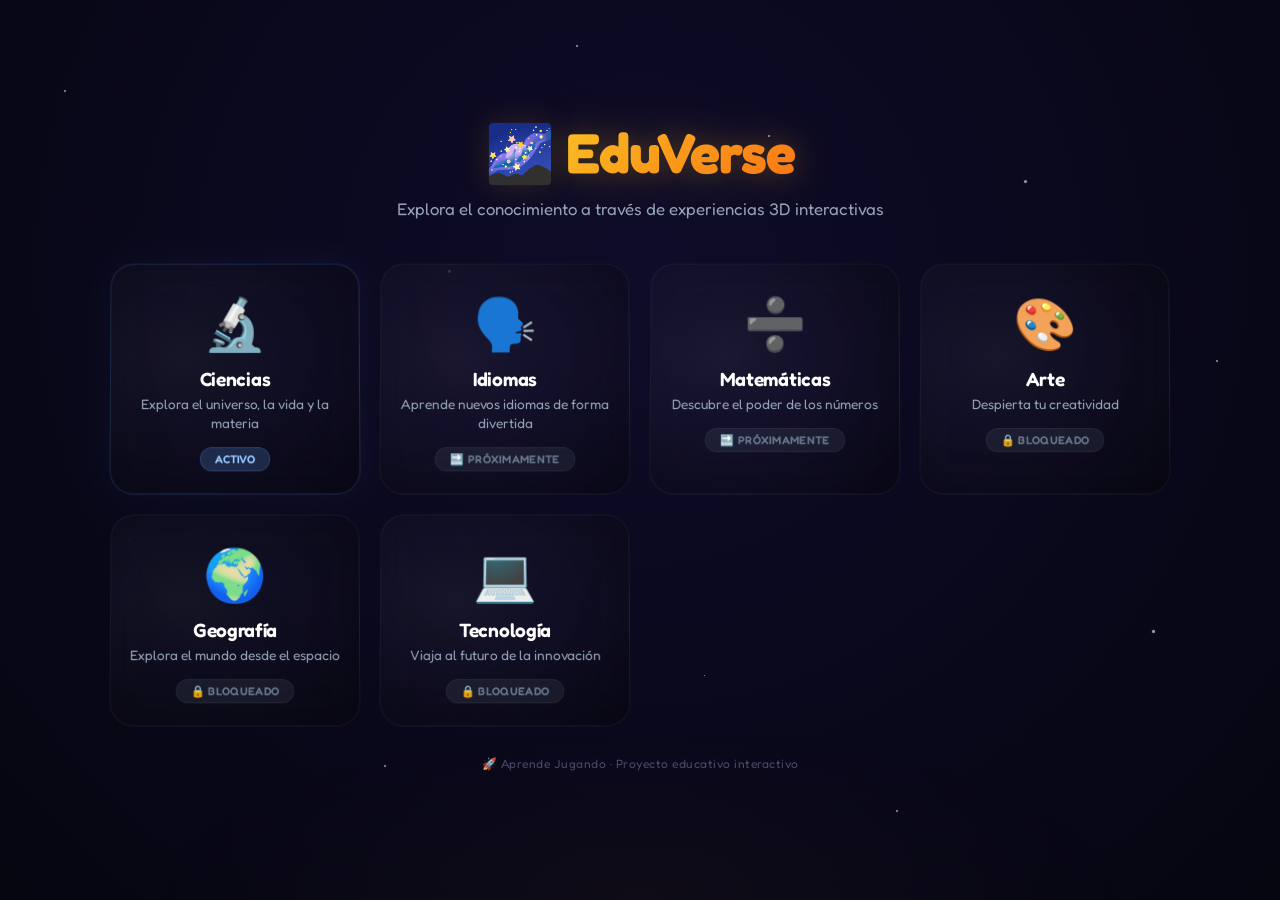
<file: index.html>
<!DOCTYPE html>
<html lang="es">
<head>
    <meta charset="UTF-8">
    <meta name="viewport" content="width=device-width, initial-scale=1.0">
    <title>🌌 EduVerse · Menú Principal</title>
    <link rel="stylesheet" href="style.css">
    <link href="https://fonts.googleapis.com/css2?family=Fredoka:wght@400;500;600;700&display=swap" rel="stylesheet">
</head>
<body>

    <!-- ══════════════════════════════════════════ -->
    <!-- FONDO CON ESTRELLAS                      -->
    <!-- ══════════════════════════════════════════ -->
    <div id="fondo-estrellas">
        <div class="estrella" style="--delay:0s; --top:10%; --left:5%; --size:2px;"></div>
        <div class="estrella" style="--delay:2s; --top:20%; --left:80%; --size:3px;"></div>
        <div class="estrella" style="--delay:4s; --top:50%; --left:15%; --size:1.5px;"></div>
        <div class="estrella" style="--delay:6s; --top:70%; --left:90%; --size:2.5px;"></div>
        <div class="estrella" style="--delay:3s; --top:85%; --left:30%; --size:2px;"></div>
        <div class="estrella" style="--delay:7s; --top:15%; --left:60%; --size:1.8px;"></div>
        <div class="estrella" style="--delay:1s; --top:40%; --left:95%; --size:2.2px;"></div>
        <div class="estrella" style="--delay:5s; --top:60%; --left:10%; --size:1.5px;"></div>
        <div class="estrella" style="--delay:8s; --top:90%; --left:70%; --size:2px;"></div>
        <div class="estrella" style="--delay:2.5s; --top:5%; --left:45%; --size:1.8px;"></div>
        <div class="estrella" style="--delay:9s; --top:30%; --left:35%; --size:2.8px;"></div>
        <div class="estrella" style="--delay:3.5s; --top:75%; --left:55%; --size:1.2px;"></div>

        <div class="estrella-fugaz" style="--duracion: 6s; --retraso: 0s; --inicio-x: 15%; --inicio-y: 5%; --angulo: 35deg;"></div>
        <div class="estrella-fugaz" style="--duracion: 8s; --retraso: 4s; --inicio-x: 75%; --inicio-y: 10%; --angulo: 30deg;"></div>
        <div class="estrella-fugaz" style="--duracion: 7s; --retraso: 8s; --inicio-x: 45%; --inicio-y: 2%; --angulo: 40deg;"></div>
    </div>

    <!-- Glow ambiental -->
    <div class="glow-ambiental"></div>

    <!-- ══════════════════════════════════════════ -->
    <!-- MENÚ PRINCIPAL                           -->
    <!-- ══════════════════════════════════════════ -->
    <div id="menu-principal">
        <div class="header">
            <h1>🌌 <span>EduVerse</span></h1>
            <p>Explora el conocimiento a través de experiencias 3D interactivas</p>
        </div>

        <div class="grid-categorias">

            <!-- 🔬 Ciencias (ACTIVO) -->
            <a href="categorias/ciencias/index.html" 
               class="tarjeta-categoria" 
               data-activo="ciencias"
               style="--color: #60a5fa; --glow: rgba(96, 165, 250, 0.4);">
                <div class="icono">🔬</div>
                <div class="info">
                    <h3>Ciencias</h3>
                    <p>Explora el universo, la vida y la materia</p>
                </div>
                <div class="estado">
                    <span class="badge disponible">Activo</span>
                </div>
            </a>

            <!-- 🗣️ Idiomas -->
            <a href="categorias/idiomas/index.html" 
               class="tarjeta-categoria" 
               style="--color: #34d399; --glow: rgba(52, 211, 153, 0.4);">
                <div class="icono">🗣️</div>
                <div class="info">
                    <h3>Idiomas</h3>
                    <p>Aprende nuevos idiomas de forma divertida</p>
                </div>
                <div class="estado">
                    <span class="badge proximamente">🔜 Próximamente</span>
                </div>
            </a>

            <!-- ➗ Matemáticas -->
            <a href="categorias/matematicas/index.html" 
               class="tarjeta-categoria" 
               style="--color: #f97316; --glow: rgba(249, 115, 22, 0.4);">
                <div class="icono">➗</div>
                <div class="info">
                    <h3>Matemáticas</h3>
                    <p>Descubre el poder de los números</p>
                </div>
                <div class="estado">
                    <span class="badge proximamente">🔜 Próximamente</span>
                </div>
            </a>

            <!-- 🎨 Arte (Bloqueado) -->
            <div class="tarjeta-categoria" 
                 style="--color: #f472b6; --glow: rgba(244, 114, 182, 0.4); opacity: 0.4; cursor: default; pointer-events: none;">
                <div class="icono">🎨</div>
                <div class="info">
                    <h3>Arte</h3>
                    <p>Despierta tu creatividad</p>
                </div>
                <div class="estado">
                    <span class="badge proximamente">🔒 Bloqueado</span>
                </div>
            </div>

            <!-- 🌍 Geografía (Bloqueado) -->
            <div class="tarjeta-categoria" 
                 style="--color: #22d3ee; --glow: rgba(34, 211, 238, 0.4); opacity: 0.4; cursor: default; pointer-events: none;">
                <div class="icono">🌍</div>
                <div class="info">
                    <h3>Geografía</h3>
                    <p>Explora el mundo desde el espacio</p>
                </div>
                <div class="estado">
                    <span class="badge proximamente">🔒 Bloqueado</span>
                </div>
            </div>

            <!-- 💻 Tecnología (Bloqueado) -->
            <div class="tarjeta-categoria" 
                 style="--color: #06b6d4; --glow: rgba(6, 182, 212, 0.4); opacity: 0.4; cursor: default; pointer-events: none;">
                <div class="icono">💻</div>
                <div class="info">
                    <h3>Tecnología</h3>
                    <p>Viaja al futuro de la innovación</p>
                </div>
                <div class="estado">
                    <span class="badge proximamente">🔒 Bloqueado</span>
                </div>
            </div>

        </div>

        <p class="footer">🚀 Aprende Jugando · Proyecto educativo interactivo</p>
    </div>

</body>
</html>
</file>
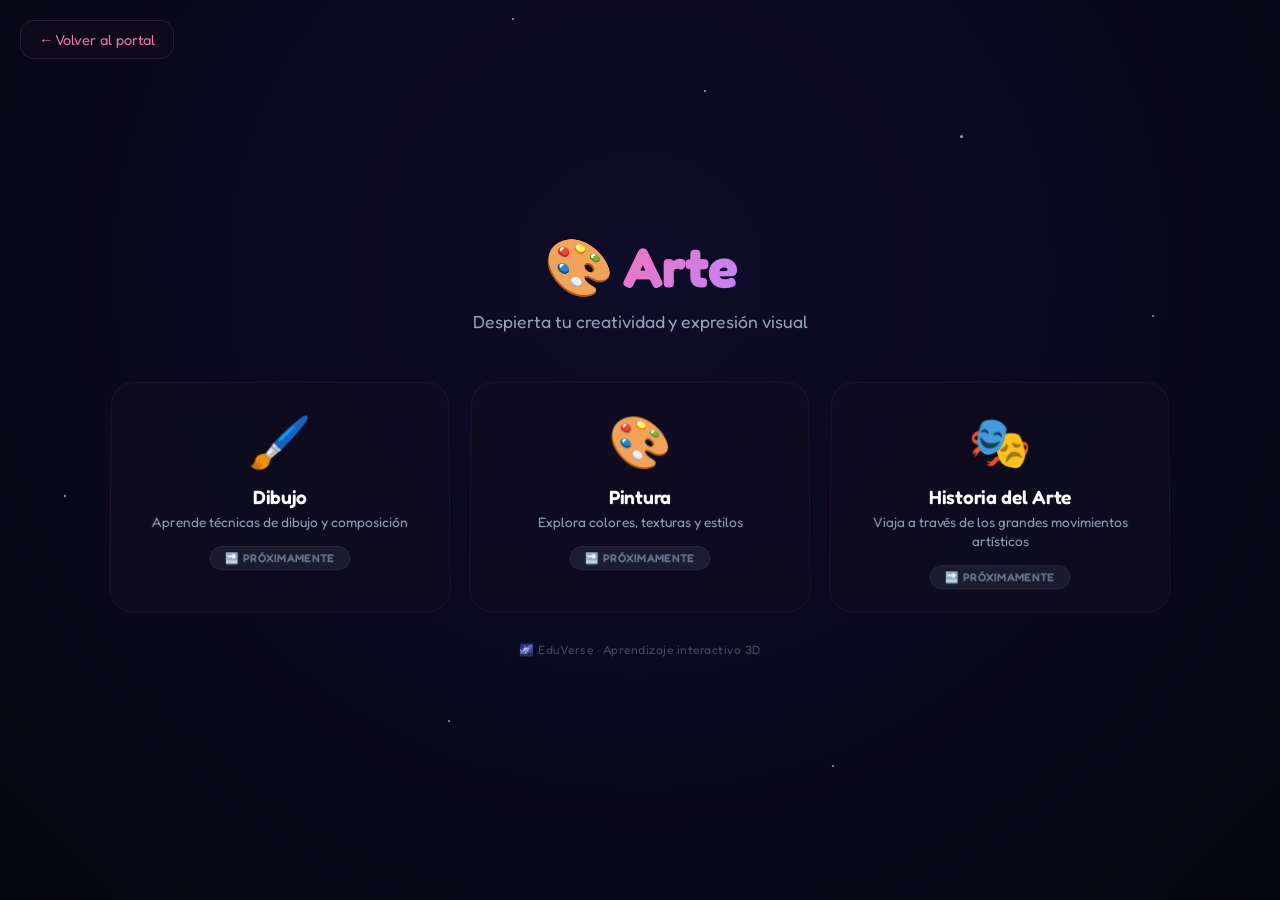
<file: categorias/arte/index.html>
<!DOCTYPE html>
<html lang="es">
<head>
    <meta charset="UTF-8">
    <meta name="viewport" content="width=device-width, initial-scale=1.0">
    <title>🎨 Arte · EduVerse</title>
    <link rel="stylesheet" href="style.css">
    <link rel="stylesheet" href="../../style.css">
    <link href="https://fonts.googleapis.com/css2?family=Fredoka:wght@400;500;600;700&display=swap" rel="stylesheet">
</head>
<body>

    <div id="fondo-estrellas">
        <div class="estrella" style="--delay:0s; --top:5%; --left:10%; --size:2px;"></div>
        <div class="estrella" style="--delay:2s; --top:15%; --left:75%; --size:3px;"></div>
        <div class="estrella" style="--delay:4s; --top:45%; --left:20%; --size:1.5px;"></div>
        <div class="estrella" style="--delay:6s; --top:65%; --left:85%; --size:2.5px;"></div>
        <div class="estrella" style="--delay:3s; --top:80%; --left:35%; --size:2px;"></div>
        <div class="estrella" style="--delay:7s; --top:10%; --left:55%; --size:1.8px;"></div>
        <div class="estrella" style="--delay:1s; --top:35%; --left:90%; --size:2.2px;"></div>
        <div class="estrella" style="--delay:5s; --top:55%; --left:5%; --size:1.5px;"></div>
        <div class="estrella" style="--delay:8s; --top:85%; --left:65%; --size:2px;"></div>
        <div class="estrella" style="--delay:2.5s; --top:2%; --left:40%; --size:1.8px;"></div>

        <div class="estrella-fugaz" style="--duracion: 6s; --retraso: 0s; --inicio-x: 15%; --inicio-y: 5%; --angulo: 35deg;"></div>
        <div class="estrella-fugaz" style="--duracion: 8s; --retraso: 4s; --inicio-x: 75%; --inicio-y: 10%; --angulo: 30deg;"></div>
        <div class="estrella-fugaz" style="--duracion: 7s; --retraso: 8s; --inicio-x: 45%; --inicio-y: 2%; --angulo: 40deg;"></div>
    </div>

    <div id="contenido-categoria">
        <a href="../../index.html" class="btn-volver" style="color: #f472b6; border-color: rgba(244, 114, 182, 0.15);">← Volver al portal</a>

        <div class="header-categoria" style="--gradiente: linear-gradient(135deg, #f472b6, #c084fc);">
            <h1>🎨 <span>Arte</span></h1>
            <p>Despierta tu creatividad y expresión visual</p>
        </div>

        <div class="grid-temas">
            <div class="tarjeta-tema" style="--color: #f472b6; --glow: rgba(244, 114, 182, 0.4); opacity: 0.5; cursor: default;">
                <div class="icono-tema">🖌️</div>
                <div class="info-tema">
                    <h3>Dibujo</h3>
                    <p>Aprende técnicas de dibujo y composición</p>
                </div>
                <div class="estado-tema">
                    <span class="badge proximamente">🔜 Próximamente</span>
                </div>
            </div>
            <div class="tarjeta-tema" style="--color: #f472b6; --glow: rgba(244, 114, 182, 0.4); opacity: 0.5; cursor: default;">
                <div class="icono-tema">🎨</div>
                <div class="info-tema">
                    <h3>Pintura</h3>
                    <p>Explora colores, texturas y estilos</p>
                </div>
                <div class="estado-tema">
                    <span class="badge proximamente">🔜 Próximamente</span>
                </div>
            </div>
            <div class="tarjeta-tema" style="--color: #f472b6; --glow: rgba(244, 114, 182, 0.4); opacity: 0.5; cursor: default;">
                <div class="icono-tema">🎭</div>
                <div class="info-tema">
                    <h3>Historia del Arte</h3>
                    <p>Viaja a través de los grandes movimientos artísticos</p>
                </div>
                <div class="estado-tema">
                    <span class="badge proximamente">🔜 Próximamente</span>
                </div>
            </div>
        </div>

        <p class="footer-categoria">🌌 EduVerse · Aprendizaje interactivo 3D</p>
    </div>

</body>
</html>
</file>
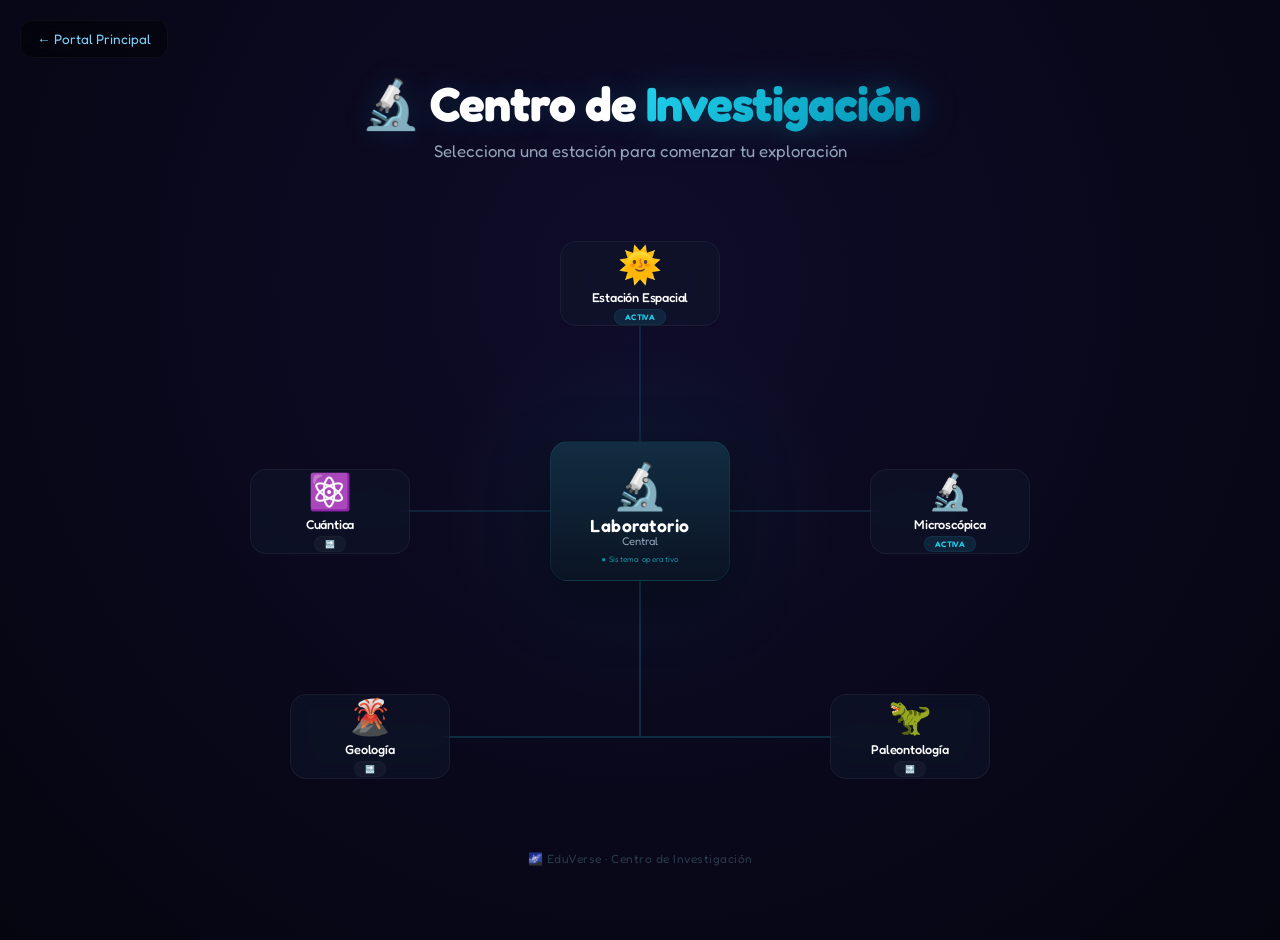
<file: categorias/ciencias/index.html>
<!DOCTYPE html>
<html lang="es">
<head>
    <meta charset="UTF-8">
    <meta name="viewport" content="width=device-width, initial-scale=1.0">
    <title>🔬 Centro de Investigación · EduVerse</title>
    <link rel="stylesheet" href="style.css">
    <link rel="stylesheet" href="../../style.css">
    <link href="https://fonts.googleapis.com/css2?family=Fredoka:wght@400;500;600;700&display=swap" rel="stylesheet">
</head>
<body>

    <a href="../../index.html" class="btn-back">← Portal Principal</a>

    <main class="research-center">

        <header class="hero">
            <h1>🔬 Centro de <span>Investigación</span></h1>
            <p>Selecciona una estación para comenzar tu exploración</p>
        </header>

        <section class="hub">

            <!-- ═══ RESPLANDOR CENTRAL ═══ -->
            <div class="hub-glow"></div>

            <!-- ═══ LÍNEAS ═══ -->
            <div class="line line-solar"></div>
            <div class="line line-atomic"></div>
            <div class="line line-biology"></div>

            <!-- ═══ LÍNEAS INFERIORES ═══ -->
            <div class="line line-vertical-bottom"></div>
            <div class="line line-horizontal-bottom-left"></div>
            <div class="line line-horizontal-bottom-right"></div>

            <!-- ═══ NÚCLEO ═══ -->
            <div class="core">
                <div class="core-icon">🔬</div>
                <div class="core-title">Laboratorio</div>
                <div class="core-sub">Central</div>
                <div class="core-status">● Sistema operativo</div>
            </div>

            <!-- ═══ ESTACIONES ═══ -->
            <a href="../../modulos/ciencias/sistema-solar/index.html" class="station solar" data-line="line-solar">
                <span class="emoji">🌞</span>
                <span class="title">Estación Espacial</span>
                <span class="badge active">Activa</span>
            </a>

            <div class="station atomic locked" data-line="line-atomic">
                <span class="emoji">⚛️</span>
                <span class="title">Cuántica</span>
                <span class="badge locked">🔜</span>
            </div>

        <a href="../../modulos/ciencias/celulas/index.html" class="station biology" data-line="line-biology">
        <span class="emoji">🔬</span>
        <span class="title">Microscópica</span>
        <span class="badge active">Activa</span>
        </a>

            <!-- Geología -->
            <div class="station volcano locked" data-line="line-vertical-bottom line-horizontal-bottom-left">
                <span class="emoji">🌋</span>
                <span class="title">Geología</span>
                <span class="badge locked">🔜</span>
            </div>

            <!-- Paleontología -->
            <div class="station dino locked" data-line="line-vertical-bottom line-horizontal-bottom-right">
                <span class="emoji">🦖</span>
                <span class="title">Paleontología</span>
                <span class="badge locked">🔜</span>
            </div>

        </section>

        <p class="footer-info">🌌 EduVerse · Centro de Investigación</p>

    </main>

    <!-- ══════════════════════════════════════════ -->
    <!-- 🚀 EFECTO DE HOVER EN LÍNEAS              -->
    <!-- ══════════════════════════════════════════ -->
    <script>
        document.addEventListener('DOMContentLoaded', function() {

            const stations = document.querySelectorAll('.station');

            function resetLines() {
                document.querySelectorAll('.line').forEach(line => {
                    line.style.background = '';
                    line.style.boxShadow = '';
                    line.style.opacity = '';
                });
            }

            function highlightLines(lineClasses) {
                const classes = lineClasses.split(' ');
                classes.forEach(cls => {
                    const targetLine = document.querySelector('.' + cls);
                    if (targetLine) {
                        targetLine.style.background = 'rgba(34, 211, 238, 0.8)';
                        targetLine.style.boxShadow = '0 0 20px rgba(34, 211, 238, 0.4)';
                        targetLine.style.opacity = '1';
                    }
                });
            }

            stations.forEach(station => {
                station.addEventListener('mouseenter', function() {
                    const lineClass = this.dataset.line;
                    if (lineClass) {
                        resetLines();
                        highlightLines(lineClass);
                    }
                });

                station.addEventListener('mouseleave', function() {
                    resetLines();
                });
            });

        });
    </script>

</body>
</html>
</file>
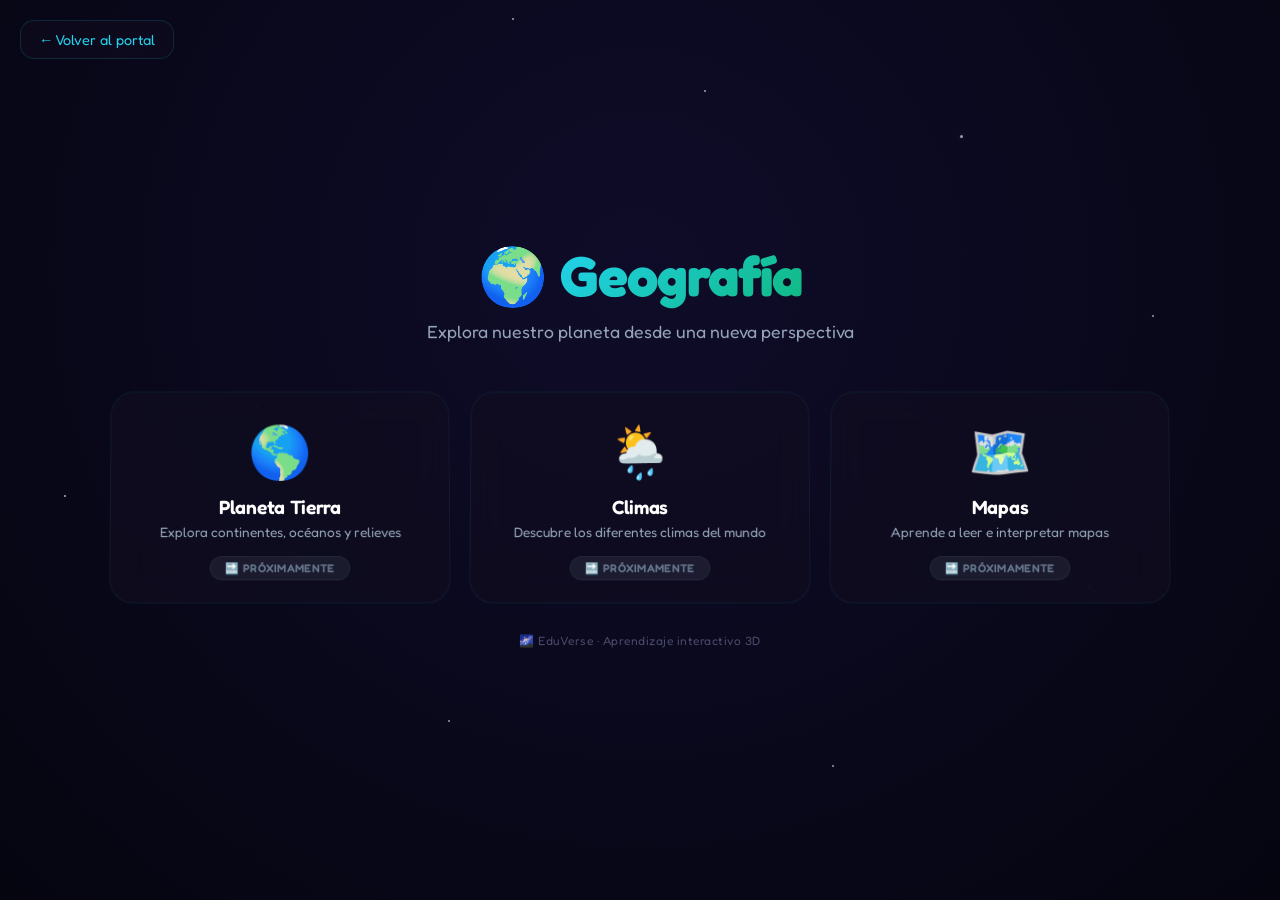
<file: categorias/geografia/index.html>
<!DOCTYPE html>
<html lang="es">
<head>
    <meta charset="UTF-8">
    <meta name="viewport" content="width=device-width, initial-scale=1.0">
    <title>🌍 Geografía · EduVerse</title>
    <link rel="stylesheet" href="style.css">
    <link rel="stylesheet" href="../../style.css">
    <link href="https://fonts.googleapis.com/css2?family=Fredoka:wght@400;500;600;700&display=swap" rel="stylesheet">
</head>
<body>

    <div id="fondo-estrellas">
        <div class="estrella" style="--delay:0s; --top:5%; --left:10%; --size:2px;"></div>
        <div class="estrella" style="--delay:2s; --top:15%; --left:75%; --size:3px;"></div>
        <div class="estrella" style="--delay:4s; --top:45%; --left:20%; --size:1.5px;"></div>
        <div class="estrella" style="--delay:6s; --top:65%; --left:85%; --size:2.5px;"></div>
        <div class="estrella" style="--delay:3s; --top:80%; --left:35%; --size:2px;"></div>
        <div class="estrella" style="--delay:7s; --top:10%; --left:55%; --size:1.8px;"></div>
        <div class="estrella" style="--delay:1s; --top:35%; --left:90%; --size:2.2px;"></div>
        <div class="estrella" style="--delay:5s; --top:55%; --left:5%; --size:1.5px;"></div>
        <div class="estrella" style="--delay:8s; --top:85%; --left:65%; --size:2px;"></div>
        <div class="estrella" style="--delay:2.5s; --top:2%; --left:40%; --size:1.8px;"></div>

        <div class="estrella-fugaz" style="--duracion: 6s; --retraso: 0s; --inicio-x: 15%; --inicio-y: 5%; --angulo: 35deg;"></div>
        <div class="estrella-fugaz" style="--duracion: 8s; --retraso: 4s; --inicio-x: 75%; --inicio-y: 10%; --angulo: 30deg;"></div>
        <div class="estrella-fugaz" style="--duracion: 7s; --retraso: 8s; --inicio-x: 45%; --inicio-y: 2%; --angulo: 40deg;"></div>
    </div>

    <div id="contenido-categoria">
        <a href="../../index.html" class="btn-volver" style="color: #22d3ee; border-color: rgba(34, 211, 238, 0.15);">← Volver al portal</a>

        <div class="header-categoria" style="--gradiente: linear-gradient(135deg, #22d3ee, #10b981);">
            <h1>🌍 <span>Geografía</span></h1>
            <p>Explora nuestro planeta desde una nueva perspectiva</p>
        </div>

        <div class="grid-temas">
            <div class="tarjeta-tema" style="--color: #22d3ee; --glow: rgba(34, 211, 238, 0.4); opacity: 0.5; cursor: default;">
                <div class="icono-tema">🌎</div>
                <div class="info-tema">
                    <h3>Planeta Tierra</h3>
                    <p>Explora continentes, océanos y relieves</p>
                </div>
                <div class="estado-tema">
                    <span class="badge proximamente">🔜 Próximamente</span>
                </div>
            </div>
            <div class="tarjeta-tema" style="--color: #22d3ee; --glow: rgba(34, 211, 238, 0.4); opacity: 0.5; cursor: default;">
                <div class="icono-tema">🌦️</div>
                <div class="info-tema">
                    <h3>Climas</h3>
                    <p>Descubre los diferentes climas del mundo</p>
                </div>
                <div class="estado-tema">
                    <span class="badge proximamente">🔜 Próximamente</span>
                </div>
            </div>
            <div class="tarjeta-tema" style="--color: #22d3ee; --glow: rgba(34, 211, 238, 0.4); opacity: 0.5; cursor: default;">
                <div class="icono-tema">🗺️</div>
                <div class="info-tema">
                    <h3>Mapas</h3>
                    <p>Aprende a leer e interpretar mapas</p>
                </div>
                <div class="estado-tema">
                    <span class="badge proximamente">🔜 Próximamente</span>
                </div>
            </div>
        </div>

        <p class="footer-categoria">🌌 EduVerse · Aprendizaje interactivo 3D</p>
    </div>

</body>
</html>
</file>
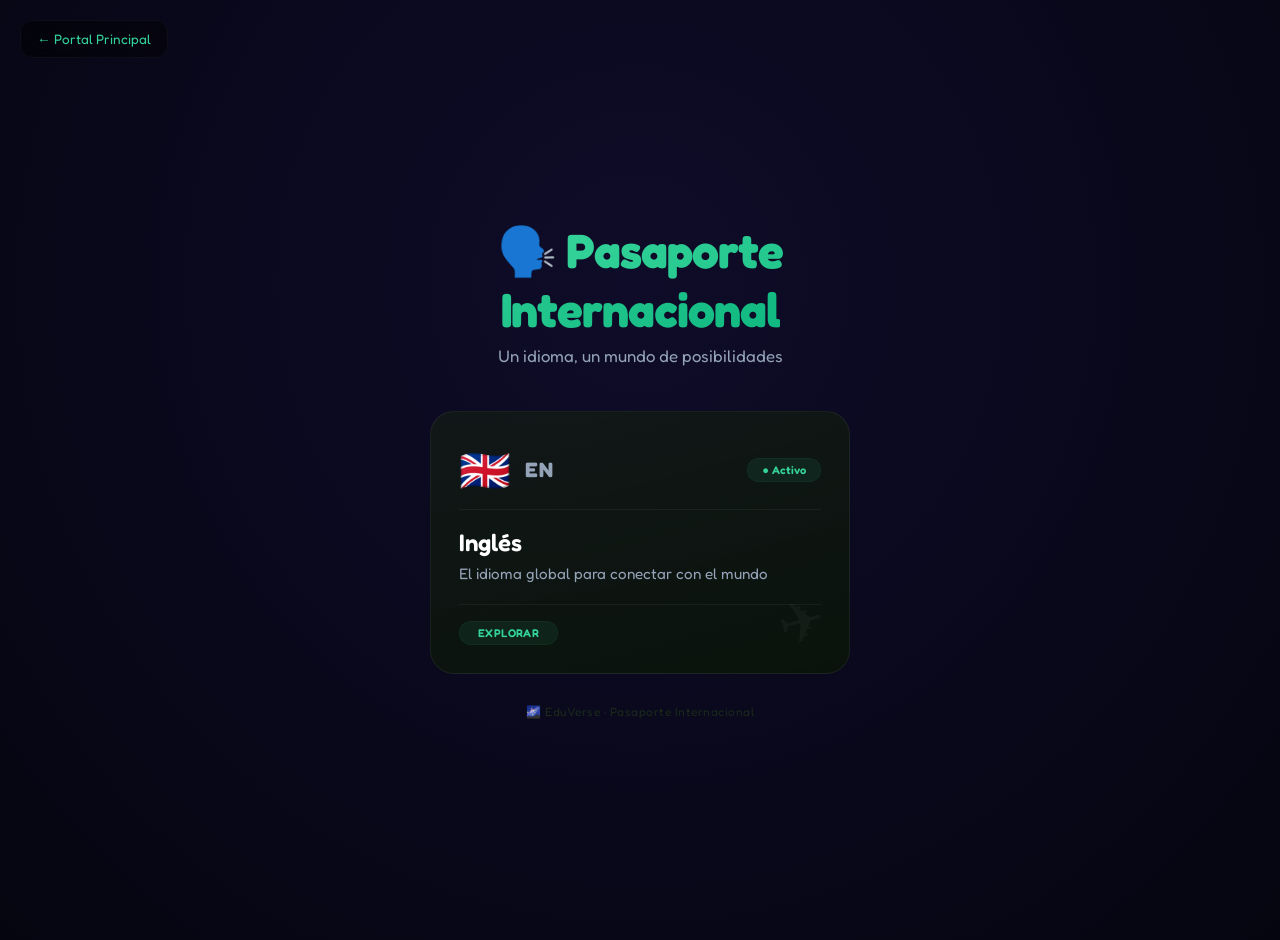
<file: categorias/idiomas/index.html>
<!DOCTYPE html>
<html lang="es">
<head>
    <meta charset="UTF-8">
    <meta name="viewport" content="width=device-width, initial-scale=1.0">
    <title>🗣️ Idiomas · EduVerse</title>
    <link rel="stylesheet" href="style.css">
    <link rel="stylesheet" href="../../style.css">
    <link href="https://fonts.googleapis.com/css2?family=Fredoka:wght@400;500;600;700&display=swap" rel="stylesheet">
</head>
<body>

    <a href="../../index.html" class="btn-back">← Portal Principal</a>

    <main class="idiomas-container">

        <header class="hero">
            <h1>🗣️ <span>Pasaporte Internacional</span></h1>
            <p>Un idioma, un mundo de posibilidades</p>
        </header>

        <section class="pasaporte">
            <a href="#" class="pasaporte-item">
                <div class="pasaporte-header">
                    <span class="bandera">🇬🇧</span>
                    <span class="codigo">EN</span>
                    <span class="estado">● Activo</span>
                </div>
                <div class="pasaporte-body">
                    <h3>Inglés</h3>
                    <p>El idioma global para conectar con el mundo</p>
                    <div class="pasaporte-footer">
                        <span class="badge">Explorar</span>
                    </div>
                </div>
                <div class="sello">✈</div>
            </a>
        </section>

        <p class="footer-info">🌌 EduVerse · Pasaporte Internacional</p>

    </main>

</body>
</html>
</file>
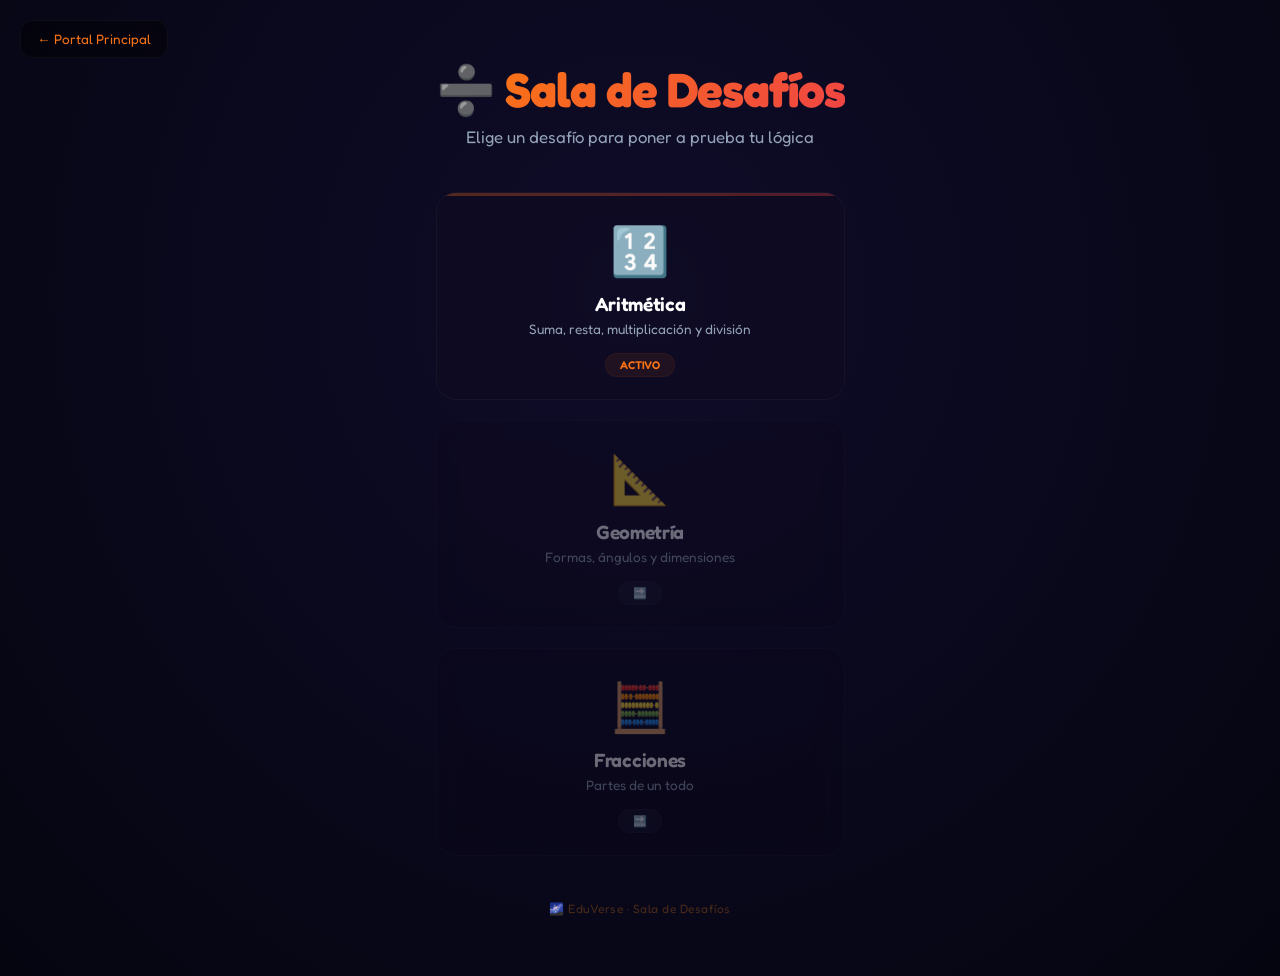
<file: categorias/matematicas/index.html>
<!DOCTYPE html>
<html lang="es">
<head>
    <meta charset="UTF-8">
    <meta name="viewport" content="width=device-width, initial-scale=1.0">
    <title>➗ Matemáticas · EduVerse</title>
    <link rel="stylesheet" href="style.css">
    <link rel="stylesheet" href="../../style.css">
    <link href="https://fonts.googleapis.com/css2?family=Fredoka:wght@400;500;600;700&display=swap" rel="stylesheet">
</head>
<body>

    <a href="../../index.html" class="btn-back">← Portal Principal</a>

    <main class="matematicas-container">

        <header class="hero">
            <h1>➗ <span>Sala de Desafíos</span></h1>
            <p>Elige un desafío para poner a prueba tu lógica</p>
        </header>

        <!-- ══════════════════════════════════════════ -->
        <!-- DESAFÍOS                                  -->
        <!-- ══════════════════════════════════════════ -->
        <section class="desafios">

            <!-- Aritmética (Activo) -->
            <a href="#" class="desafio-item activo">
                <div class="desafio-icono">🔢</div>
                <div class="desafio-info">
                    <h3>Aritmética</h3>
                    <p>Suma, resta, multiplicación y división</p>
                </div>
                <div class="desafio-estado">
                    <span class="badge">Activo</span>
                </div>
            </a>

            <!-- Geometría (Bloqueado) -->
            <div class="desafio-item bloqueado">
                <div class="desafio-icono">📐</div>
                <div class="desafio-info">
                    <h3>Geometría</h3>
                    <p>Formas, ángulos y dimensiones</p>
                </div>
                <div class="desafio-estado">
                    <span class="badge locked">🔜</span>
                </div>
            </div>

            <!-- Fracciones (Bloqueado) -->
            <div class="desafio-item bloqueado">
                <div class="desafio-icono">🧮</div>
                <div class="desafio-info">
                    <h3>Fracciones</h3>
                    <p>Partes de un todo</p>
                </div>
                <div class="desafio-estado">
                    <span class="badge locked">🔜</span>
                </div>
            </div>

        </section>

        <p class="footer-info">🌌 EduVerse · Sala de Desafíos</p>

    </main>

</body>
</html>
</file>
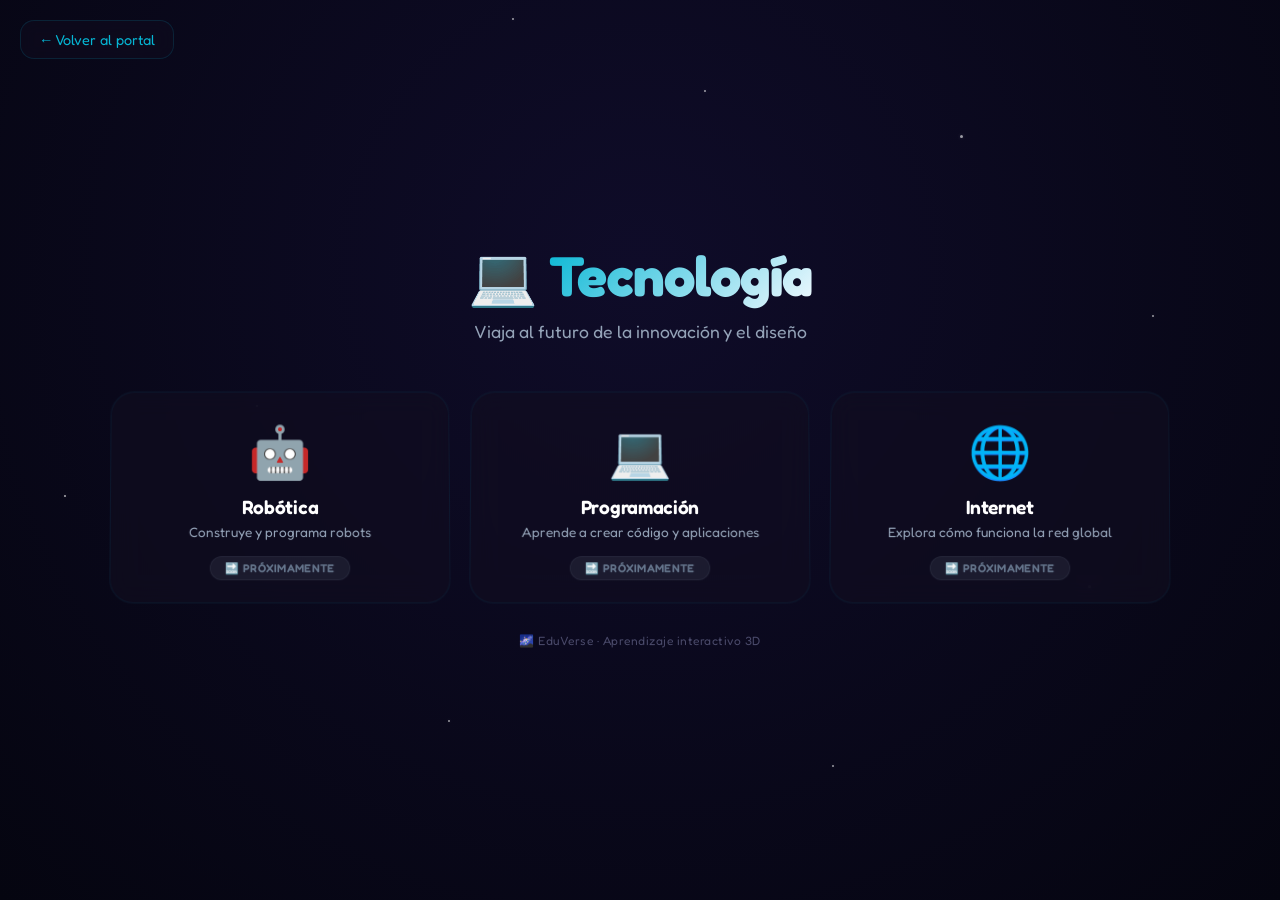
<file: categorias/tecnologia/index.html>
<!DOCTYPE html>
<html lang="es">
<head>
    <meta charset="UTF-8">
    <meta name="viewport" content="width=device-width, initial-scale=1.0">
    <title>💻 Tecnología · EduVerse</title>
    <link rel="stylesheet" href="style.css">
    <link rel="stylesheet" href="../../style.css">
    <link href="https://fonts.googleapis.com/css2?family=Fredoka:wght@400;500;600;700&display=swap" rel="stylesheet">
</head>
<body>

    <div id="fondo-estrellas">
        <div class="estrella" style="--delay:0s; --top:5%; --left:10%; --size:2px;"></div>
        <div class="estrella" style="--delay:2s; --top:15%; --left:75%; --size:3px;"></div>
        <div class="estrella" style="--delay:4s; --top:45%; --left:20%; --size:1.5px;"></div>
        <div class="estrella" style="--delay:6s; --top:65%; --left:85%; --size:2.5px;"></div>
        <div class="estrella" style="--delay:3s; --top:80%; --left:35%; --size:2px;"></div>
        <div class="estrella" style="--delay:7s; --top:10%; --left:55%; --size:1.8px;"></div>
        <div class="estrella" style="--delay:1s; --top:35%; --left:90%; --size:2.2px;"></div>
        <div class="estrella" style="--delay:5s; --top:55%; --left:5%; --size:1.5px;"></div>
        <div class="estrella" style="--delay:8s; --top:85%; --left:65%; --size:2px;"></div>
        <div class="estrella" style="--delay:2.5s; --top:2%; --left:40%; --size:1.8px;"></div>

        <div class="estrella-fugaz" style="--duracion: 6s; --retraso: 0s; --inicio-x: 15%; --inicio-y: 5%; --angulo: 35deg;"></div>
        <div class="estrella-fugaz" style="--duracion: 8s; --retraso: 4s; --inicio-x: 75%; --inicio-y: 10%; --angulo: 30deg;"></div>
        <div class="estrella-fugaz" style="--duracion: 7s; --retraso: 8s; --inicio-x: 45%; --inicio-y: 2%; --angulo: 40deg;"></div>
    </div>

    <div id="contenido-categoria">
        <a href="../../index.html" class="btn-volver" style="color: #06b6d4; border-color: rgba(6, 182, 212, 0.15);">← Volver al portal</a>

        <div class="header-categoria" style="--gradiente: linear-gradient(135deg, #06b6d4, #f0f9ff);">
            <h1>💻 <span>Tecnología</span></h1>
            <p>Viaja al futuro de la innovación y el diseño</p>
        </div>

        <div class="grid-temas">
            <div class="tarjeta-tema" style="--color: #06b6d4; --glow: rgba(6, 182, 212, 0.4); opacity: 0.5; cursor: default;">
                <div class="icono-tema">🤖</div>
                <div class="info-tema">
                    <h3>Robótica</h3>
                    <p>Construye y programa robots</p>
                </div>
                <div class="estado-tema">
                    <span class="badge proximamente">🔜 Próximamente</span>
                </div>
            </div>
            <div class="tarjeta-tema" style="--color: #06b6d4; --glow: rgba(6, 182, 212, 0.4); opacity: 0.5; cursor: default;">
                <div class="icono-tema">💻</div>
                <div class="info-tema">
                    <h3>Programación</h3>
                    <p>Aprende a crear código y aplicaciones</p>
                </div>
                <div class="estado-tema">
                    <span class="badge proximamente">🔜 Próximamente</span>
                </div>
            </div>
            <div class="tarjeta-tema" style="--color: #06b6d4; --glow: rgba(6, 182, 212, 0.4); opacity: 0.5; cursor: default;">
                <div class="icono-tema">🌐</div>
                <div class="info-tema">
                    <h3>Internet</h3>
                    <p>Explora cómo funciona la red global</p>
                </div>
                <div class="estado-tema">
                    <span class="badge proximamente">🔜 Próximamente</span>
                </div>
            </div>
        </div>

        <p class="footer-categoria">🌌 EduVerse · Aprendizaje interactivo 3D</p>
    </div>

</body>
</html>
</file>
<file: style.css>
/* ==========================================
   1. CONFIGURACIÓN GENERAL
   ========================================== */
* {
    margin: 0;
    padding: 0;
    box-sizing: border-box;
}

html, body {
    width: 100%;
    min-height: 100vh;
    overflow-x: hidden;
}

body {
    font-family: 'Fredoka', 'Segoe UI', Tahoma, Geneva, Verdana, sans-serif;
    background: radial-gradient(ellipse at 50% 30%, #0f0c29, #050510);
    color: #ffffff;
    display: flex;
    justify-content: center;
    align-items: center;
    padding: 20px;
    animation: fadeInPage 0.6s ease-out;
}

@keyframes fadeInPage {
    from { opacity: 0; transform: translateY(10px); }
    to { opacity: 1; transform: translateY(0); }
}

/* ==========================================
   2. FONDO CON ESTRELLAS
   ========================================== */
#fondo-estrellas {
    position: fixed;
    top: 0;
    left: 0;
    width: 100%;
    height: 100%;
    z-index: 0;
    pointer-events: none;
    overflow: hidden;
}

.estrella {
    position: absolute;
    background: white;
    border-radius: 50%;
    animation: 
        parpadeo 3s ease-in-out infinite,
        flotarEstrellas 8s ease-in-out infinite;
    animation-delay: var(--delay);
    width: var(--size);
    height: var(--size);
    top: var(--top);
    left: var(--left);
    opacity: 0.6;
    box-shadow: 0 0 4px rgba(255, 255, 255, 0.3);
}

@keyframes parpadeo {
    0%, 100% {
        opacity: 0.2;
        transform: scale(1);
    }
    50% {
        opacity: 1;
        transform: scale(1.5);
    }
}

@keyframes flotarEstrellas {
    0%, 100% { transform: translate(0, 0) scale(1); }
    50% { transform: translate(3px, -3px) scale(1.05); }
}

/* Estrellas fugaces */
.estrella-fugaz {
    position: absolute;
    width: 120px;
    height: 2px;
    background: linear-gradient(to right, rgba(255,255,255,0), rgba(255,255,255,0.7));
    border-radius: 1px;
    opacity: 0;
    transform: rotate(var(--angulo));
    animation: fugaz var(--duracion) ease-in-out infinite;
    animation-delay: var(--retraso);
    top: var(--inicio-y);
    left: var(--inicio-x);
}

@keyframes fugaz {
    0% {
        opacity: 0;
        transform: translate(0, 0) rotate(var(--angulo)) scaleX(0);
    }
    5% {
        opacity: 1;
        transform: translate(0, 0) rotate(var(--angulo)) scaleX(1);
    }
    15% {
        opacity: 0;
        transform: translate(150px, 100px) rotate(var(--angulo)) scaleX(0);
    }
    100% {
        opacity: 0;
    }
}

/* Glow ambiental */
.glow-ambiental {
    position: fixed;
    bottom: -20%;
    left: 50%;
    transform: translateX(-50%);
    width: 80%;
    height: 40%;
    background: radial-gradient(ellipse, rgba(251, 191, 36, 0.03), transparent 70%);
    pointer-events: none;
    z-index: 0;
}

/* ==========================================
   3. MENÚ PRINCIPAL
   ========================================== */
#menu-principal {
    position: relative;
    z-index: 1;
    text-align: center;
    padding: 30px 20px 40px;
    max-width: 1100px;
    width: 100%;
    animation: fadeIn 0.8s ease-out;
}

@keyframes fadeIn {
    from {
        opacity: 0;
        transform: translateY(30px);
    }
    to {
        opacity: 1;
        transform: translateY(0);
    }
}

/* ==========================================
   4. ENCABEZADO
   ========================================== */
.header {
    margin-bottom: 40px;
}

.header h1 {
    font-size: 3.5rem;
    font-weight: 700;
    letter-spacing: -1px;
    line-height: 1.2;
    margin-bottom: 10px;
    text-shadow: 0 0 30px rgba(251, 191, 36, 0.15);
}

.header h1 span {
    background: linear-gradient(135deg, #fbbf24, #f97316);
    -webkit-background-clip: text;
    background-clip: text;
    -webkit-text-fill-color: transparent;
    filter: drop-shadow(0 0 20px rgba(251, 191, 36, 0.2));
}

.header p {
    color: #94a3b8;
    font-size: 1.05rem;
    font-weight: 400;
    line-height: 1.6;
    max-width: 600px;
    margin: 0 auto;
}

/* ==========================================
   5. CATEGORÍAS
   ========================================== */
.grid-categorias {
    display: grid;
    grid-template-columns: repeat(auto-fit, minmax(200px, 1fr));
    gap: 20px;
    margin-bottom: 30px;
}

.tarjeta-categoria {
    display: flex;
    flex-direction: column;
    align-items: center;
    text-align: center;
    background: radial-gradient(ellipse at 30% 40%, 
        rgba(255,255,255,0.05) 0%, 
        rgba(255,255,255,0.02) 40%,
        rgba(0,0,0,0.4) 100%
    );
    backdrop-filter: blur(12px);
    border: 1px solid rgba(255, 255, 255, 0.06);
    border-radius: 24px;
    padding: 28px 18px 22px;
    text-decoration: none;
    color: #ffffff;
    transform: perspective(800px) rotateX(2deg);
    transition: transform 0.4s cubic-bezier(0.34, 1.56, 0.64, 1),
                box-shadow 0.4s ease,
                border-color 0.4s ease;
    position: relative;
    overflow: hidden;
    cursor: pointer;
    opacity: 0;
    animation: aparecerEscalonado 0.6s ease forwards;
}

.tarjeta-categoria:nth-child(1) { animation-delay: 0.1s; }
.tarjeta-categoria:nth-child(2) { animation-delay: 0.2s; }
.tarjeta-categoria:nth-child(3) { animation-delay: 0.3s; }
.tarjeta-categoria:nth-child(4) { animation-delay: 0.4s; }
.tarjeta-categoria:nth-child(5) { animation-delay: 0.5s; }
.tarjeta-categoria:nth-child(6) { animation-delay: 0.6s; }

@keyframes aparecerEscalonado {
    from {
        opacity: 0;
        transform: perspective(800px) rotateX(2deg) translateY(30px);
    }
    to {
        opacity: 1;
        transform: perspective(800px) rotateX(2deg) translateY(0);
    }
}

/* Efecto de luz en la tarjeta */
.tarjeta-categoria::before {
    content: '';
    position: absolute;
    top: -50%;
    left: -50%;
    width: 200%;
    height: 200%;
    background: radial-gradient(circle at 30% 40%, 
        rgba(255,255,255,0.08) 0%, 
        transparent 70%
    );
    opacity: 0;
    transition: opacity 0.6s ease;
    pointer-events: none;
}

.tarjeta-categoria:hover:not([style*="opacity: 0.5"])::before {
    opacity: 1;
}

/* Borde animado */
.tarjeta-categoria::after {
    content: '';
    position: absolute;
    inset: -2px;
    border-radius: 24px;
    padding: 2px;
    background: conic-gradient(from 0deg, transparent, var(--color), transparent, var(--color), transparent);
    opacity: 0;
    transition: opacity 0.4s ease;
    -webkit-mask: linear-gradient(#fff 0 0) content-box, linear-gradient(#fff 0 0);
    mask: linear-gradient(#fff 0 0) content-box, linear-gradient(#fff 0 0);
    -webkit-mask-composite: xor;
    mask-composite: exclude;
    pointer-events: none;
}

.tarjeta-categoria:hover:not([style*="opacity: 0.5"]) {
    transform: perspective(800px) rotateX(0deg) translateY(-8px) scale(1.03);
    box-shadow: 0 25px 50px rgba(0, 0, 0, 0.5), 0 0 30px var(--glow);
    border-color: rgba(255, 255, 255, 0.15);
}

.tarjeta-categoria:hover:not([style*="opacity: 0.5"])::after {
    opacity: 1;
}

/* Efecto de clic */
.tarjeta-categoria:active:not([style*="opacity: 0.5"]) {
    transform: perspective(800px) rotateX(0deg) scale(0.95) !important;
    transition-duration: 0.05s;
}

/* Destacar Ciencias */
.tarjeta-categoria[data-activo="ciencias"] {
    border-color: rgba(96, 165, 250, 0.2);
    box-shadow: 0 0 40px rgba(96, 165, 250, 0.05);
}

.tarjeta-categoria[data-activo="ciencias"] .badge {
    background: rgba(96, 165, 250, 0.2);
    color: #93c5fd;
    animation: pulseBadge 2s ease-in-out infinite;
}

.tarjeta-categoria .icono {
    font-size: 3.2rem;
    margin-bottom: 12px;
    transition: transform 0.5s cubic-bezier(0.34, 1.56, 0.64, 1);
}

.tarjeta-categoria:hover:not([style*="opacity: 0.5"]) .icono {
    transform: scale(1.15) rotate(-5deg);
}

.tarjeta-categoria .info h3 {
    font-size: 1.2rem;
    font-weight: 600;
    margin-bottom: 4px;
    letter-spacing: -0.3px;
}

.tarjeta-categoria .info p {
    color: #94a3b8;
    font-size: 0.85rem;
    font-weight: 400;
    line-height: 1.4;
}

.tarjeta-categoria .estado {
    margin-top: 14px;
}

.badge {
    display: inline-block;
    font-size: 0.7rem;
    font-weight: 600;
    padding: 4px 14px;
    border-radius: 20px;
    letter-spacing: 0.3px;
    text-transform: uppercase;
}

.badge.disponible {
    background: rgba(96, 165, 250, 0.15);
    color: #93c5fd;
    border: 1px solid rgba(96, 165, 250, 0.2);
    animation: pulseBadge 3s ease-in-out infinite;
}

@keyframes pulseBadge {
    0%, 100% {
        box-shadow: 0 0 5px rgba(96, 165, 250, 0.1);
    }
    50% {
        box-shadow: 0 0 15px rgba(96, 165, 250, 0.25);
    }
}

.badge.proximamente {
    background: rgba(148, 163, 184, 0.1);
    color: #64748b;
    border: 1px solid rgba(148, 163, 184, 0.08);
}

/* ==========================================
   6. FOOTER
   ========================================== */
.footer {
    color: #4a4a6a;
    font-size: 0.75rem;
    font-weight: 400;
    letter-spacing: 0.5px;
    margin-top: 15px;
}

/* ==========================================
   7. RESPONSIVE MEJORADO
   ========================================== */
@media (max-width: 768px) {
    .header h1 {
        font-size: 2.5rem;
    }

    .header p {
        font-size: 0.95rem;
        padding: 0 15px;
    }

    .grid-categorias {
        grid-template-columns: 1fr;
        max-width: 380px;
        margin-left: auto;
        margin-right: auto;
        gap: 14px;
    }

    .tarjeta-categoria {
        padding: 18px 16px;
        flex-direction: row;
        text-align: left;
        gap: 16px;
        align-items: center;
        transform: perspective(800px) rotateX(0deg);
    }

    .tarjeta-categoria:hover:not([style*="opacity: 0.5"]) {
        transform: perspective(800px) rotateX(0deg) translateY(-8px) scale(1.03);
    }

    .tarjeta-categoria .info {
        flex: 1;
        text-align: left;
    }

    .tarjeta-categoria .estado {
        margin-top: 0;
    }

    .tarjeta-categoria .icono {
        font-size: 2.4rem;
        margin-bottom: 0;
    }

    #menu-principal {
        padding: 20px 10px 30px;
    }

    .header {
        margin-bottom: 30px;
    }
}

@media (max-width: 480px) {
    .header h1 {
        font-size: 2rem;
    }

    .grid-categorias {
        max-width: 100%;
    }

    .tarjeta-categoria {
        padding: 14px 12px;
        border-radius: 18px;
    }

    .tarjeta-categoria .icono {
        font-size: 2rem;
    }

    .tarjeta-categoria .info h3 {
        font-size: 1rem;
    }

    .tarjeta-categoria .info p {
        font-size: 0.75rem;
    }

    .badge {
        font-size: 0.6rem;
        padding: 2px 10px;
    }
}
</file>
<file: categorias/arte/style.css>
* { margin: 0; padding: 0; box-sizing: border-box; }

html, body {
    width: 100%;
    min-height: 100vh;
    overflow-x: hidden;
}

body {
    font-family: 'Fredoka', 'Segoe UI', Tahoma, Geneva, Verdana, sans-serif;
    background: radial-gradient(ellipse at 30% 20%, #1a0a1a, #0a0a0f);
    color: #ffffff;
    display: flex;
    justify-content: center;
    align-items: center;
    padding: 20px;
    min-height: 100vh;
}

#fondo-estrellas {
    position: fixed;
    top: 0;
    left: 0;
    width: 100%;
    height: 100%;
    z-index: 0;
    pointer-events: none;
    overflow: hidden;
}

.estrella {
    position: absolute;
    background: white;
    border-radius: 50%;
    animation: parpadeo 3s ease-in-out infinite;
    animation-delay: var(--delay);
    width: var(--size);
    height: var(--size);
    top: var(--top);
    left: var(--left);
    opacity: 0.6;
    box-shadow: 0 0 4px rgba(255, 255, 255, 0.3);
}

@keyframes parpadeo {
    0%, 100% { opacity: 0.2; transform: scale(1); }
    50% { opacity: 1; transform: scale(1.5); }
}

.estrella-fugaz {
    position: absolute;
    width: 120px;
    height: 2px;
    background: linear-gradient(to right, rgba(255,255,255,0), rgba(255,255,255,0.7));
    border-radius: 1px;
    opacity: 0;
    transform: rotate(var(--angulo));
    animation: fugaz var(--duracion) ease-in-out infinite;
    animation-delay: var(--retraso);
    top: var(--inicio-y);
    left: var(--inicio-x);
}

@keyframes fugaz {
    0% { opacity: 0; transform: translate(0, 0) rotate(var(--angulo)) scaleX(0); }
    5% { opacity: 1; transform: translate(0, 0) rotate(var(--angulo)) scaleX(1); }
    15% { opacity: 0; transform: translate(150px, 100px) rotate(var(--angulo)) scaleX(0); }
    100% { opacity: 0; }
}

#contenido-categoria {
    position: relative;
    z-index: 1;
    text-align: center;
    padding: 30px 20px 40px;
    max-width: 1100px;
    width: 100%;
    animation: fadeIn 0.8s ease-out;
}

@keyframes fadeIn {
    from { opacity: 0; transform: translateY(30px); }
    to { opacity: 1; transform: translateY(0); }
}

.btn-volver {
    position: fixed;
    top: 20px;
    left: 20px;
    z-index: 10;
    color: #f472b6;
    text-decoration: none;
    font-family: 'Fredoka', sans-serif;
    font-size: 0.9rem;
    background: rgba(15, 12, 30, 0.6);
    backdrop-filter: blur(8px);
    padding: 10px 18px;
    border-radius: 14px;
    border: 1px solid rgba(244, 114, 182, 0.15);
    transition: all 0.3s ease;
}

.btn-volver:hover {
    color: white;
    background: rgba(244, 114, 182, 0.2);
    border-color: rgba(244, 114, 182, 0.3);
}

.header-categoria {
    margin-bottom: 45px;
}

.header-categoria h1 {
    font-size: 3.5rem;
    font-weight: 700;
    letter-spacing: -1px;
    line-height: 1.2;
    margin-bottom: 8px;
}

.header-categoria h1 span {
    background: var(--gradiente);
    -webkit-background-clip: text;
    background-clip: text;
    -webkit-text-fill-color: transparent;
}

.header-categoria p {
    color: #94a3b8;
    font-size: 1.1rem;
    font-weight: 400;
    line-height: 1.6;
}

.grid-temas {
    display: grid;
    grid-template-columns: repeat(auto-fit, minmax(200px, 1fr));
    gap: 20px;
    margin-bottom: 30px;
}

.tarjeta-tema {
    display: flex;
    flex-direction: column;
    align-items: center;
    text-align: center;
    background: rgba(15, 12, 30, 0.6);
    backdrop-filter: blur(12px);
    border: 1px solid rgba(244, 114, 182, 0.08);
    border-radius: 24px;
    padding: 28px 18px 22px;
    text-decoration: none;
    color: #ffffff;
    transition: transform 0.4s cubic-bezier(0.34, 1.56, 0.64, 1),
                box-shadow 0.4s ease,
                border-color 0.4s ease;
    position: relative;
    overflow: hidden;
    cursor: pointer;
    opacity: 0;
    animation: aparecerEscalonado 0.6s ease forwards;
}

.tarjeta-tema:nth-child(1) { animation-delay: 0.1s; }
.tarjeta-tema:nth-child(2) { animation-delay: 0.2s; }
.tarjeta-tema:nth-child(3) { animation-delay: 0.3s; }

@keyframes aparecerEscalonado {
    from { opacity: 0; transform: translateY(30px); }
    to { opacity: 1; transform: translateY(0); }
}

.tarjeta-tema::before {
    content: '';
    position: absolute;
    top: -50%;
    left: -50%;
    width: 200%;
    height: 200%;
    background: radial-gradient(circle at 30% 40%, rgba(255,255,255,0.04) 0%, transparent 60%);
    opacity: 0;
    transition: opacity 0.6s ease;
    pointer-events: none;
}

.tarjeta-tema:hover:not([style*="opacity: 0.5"])::before {
    opacity: 1;
}

.tarjeta-tema::after {
    content: '';
    position: absolute;
    inset: -2px;
    border-radius: 24px;
    padding: 2px;
    background: conic-gradient(from 0deg, transparent, var(--color), transparent, var(--color), transparent);
    opacity: 0;
    transition: opacity 0.4s ease;
    -webkit-mask: linear-gradient(#fff 0 0) content-box, linear-gradient(#fff 0 0);
    mask: linear-gradient(#fff 0 0) content-box, linear-gradient(#fff 0 0);
    -webkit-mask-composite: xor;
    mask-composite: exclude;
    pointer-events: none;
}

.tarjeta-tema:hover:not([style*="opacity: 0.5"]) {
    transform: translateY(-8px) scale(1.03);
    box-shadow: 0 25px 50px rgba(0, 0, 0, 0.5), 0 0 30px var(--glow);
    border-color: rgba(255, 255, 255, 0.15);
}

.tarjeta-tema:hover:not([style*="opacity: 0.5"])::after {
    opacity: 1;
}

.tarjeta-tema:active:not([style*="opacity: 0.5"]) {
    transform: scale(0.95) !important;
    transition-duration: 0.05s;
}

.icono-tema {
    font-size: 3.2rem;
    margin-bottom: 12px;
    transition: transform 0.5s cubic-bezier(0.34, 1.56, 0.64, 1);
}

.tarjeta-tema:hover:not([style*="opacity: 0.5"]) .icono-tema {
    transform: scale(1.15) rotate(-5deg);
}

.info-tema h3 {
    font-size: 1.2rem;
    font-weight: 600;
    margin-bottom: 4px;
    letter-spacing: -0.3px;
}

.info-tema p {
    color: #94a3b8;
    font-size: 0.85rem;
    font-weight: 400;
    line-height: 1.4;
}

.estado-tema {
    margin-top: 14px;
}

.badge {
    display: inline-block;
    font-size: 0.7rem;
    font-weight: 600;
    padding: 4px 14px;
    border-radius: 20px;
    letter-spacing: 0.3px;
    text-transform: uppercase;
}

.badge.disponible {
    background: rgba(244, 114, 182, 0.15);
    color: #f472b6;
    border: 1px solid rgba(244, 114, 182, 0.15);
    animation: pulseBadge 3s ease-in-out infinite;
}

@keyframes pulseBadge {
    0%, 100% { box-shadow: 0 0 5px rgba(244, 114, 182, 0.1); }
    50% { box-shadow: 0 0 15px rgba(244, 114, 182, 0.2); }
}

.badge.proximamente {
    background: rgba(148, 163, 184, 0.1);
    color: #64748b;
    border: 1px solid rgba(148, 163, 184, 0.08);
}

.footer-categoria {
    color: #4a4a6a;
    font-size: 0.75rem;
    font-weight: 400;
    letter-spacing: 0.5px;
    margin-top: 15px;
}

@media (max-width: 768px) {
    .header-categoria h1 { font-size: 2.5rem; }
    .header-categoria p { font-size: 0.95rem; padding: 0 15px; }
    .grid-temas { grid-template-columns: 1fr; max-width: 380px; margin-left: auto; margin-right: auto; gap: 14px; }
    .tarjeta-tema { padding: 18px 16px; flex-direction: row; text-align: left; gap: 16px; align-items: center; }
    .tarjeta-tema .info-tema { flex: 1; text-align: left; }
    .tarjeta-tema .estado-tema { margin-top: 0; }
    .icono-tema { font-size: 2.4rem; margin-bottom: 0; }
    .btn-volver { top: 12px; left: 12px; font-size: 0.8rem; padding: 8px 14px; }
    #contenido-categoria { padding: 20px 10px 30px; }
    .header-categoria { margin-bottom: 30px; }
}

@media (max-width: 480px) {
    .header-categoria h1 { font-size: 2rem; }
    .grid-temas { max-width: 100%; }
    .tarjeta-tema { padding: 14px 12px; border-radius: 18px; }
    .icono-tema { font-size: 2rem; }
    .info-tema h3 { font-size: 1rem; }
    .info-tema p { font-size: 0.75rem; }
    .badge { font-size: 0.6rem; padding: 2px 10px; }
}
</file>
<file: categorias/ciencias/style.css>
/* ==========================================
   🔬 CIENCIAS - HUB CENTRAL CONVERGENTE
   ══════════════════════════════════════════ */
* { margin: 0; padding: 0; box-sizing: border-box; }

body {
    min-height: 100vh;
    font-family: 'Fredoka', 'Segoe UI', Tahoma, Geneva, Verdana, sans-serif;
    background: #081018;
    color: #ffffff;
    overflow-x: hidden;
    animation: fadeInPage 0.6s ease-out;
}

@keyframes fadeInPage {
    from { opacity: 0; transform: translateY(10px); }
    to { opacity: 1; transform: translateY(0); }
}

.btn-back {
    position: fixed;
    top: 20px;
    left: 20px;
    z-index: 100;
    text-decoration: none;
    color: #7dd3fc;
    background: rgba(0, 0, 0, 0.4);
    backdrop-filter: blur(10px);
    padding: 10px 16px;
    border-radius: 12px;
    font-family: 'Fredoka', sans-serif;
    font-size: 0.85rem;
    border: 1px solid rgba(255, 255, 255, 0.04);
    transition: all 0.3s ease;
}

.btn-back:hover {
    background: rgba(34, 211, 238, 0.1);
    border-color: rgba(34, 211, 238, 0.15);
}

.research-center {
    max-width: 1100px;
    margin: 0 auto;
    padding: 40px 20px;
    min-height: 100vh;
    display: flex;
    flex-direction: column;
    justify-content: center;
}

.hero {
    text-align: center;
    margin-bottom: 40px;
    position: relative;
    z-index: 10;
}

.hero h1 {
    font-size: 3rem;
    font-weight: 700;
    letter-spacing: -1px;
    margin-bottom: 8px;
    text-shadow: 0 0 30px rgba(34, 211, 238, 0.15);
}

.hero h1 span {
    background: linear-gradient(135deg, #22d3ee, #0891b2);
    -webkit-background-clip: text;
    background-clip: text;
    -webkit-text-fill-color: transparent;
    filter: drop-shadow(0 0 20px rgba(34, 211, 238, 0.2));
}

.hero p {
    color: #94a3b8;
    font-size: 1.05rem;
    font-weight: 400;
}

/* ═══════════════════════════════════════════════
   HUB CENTRAL CONVERGENTE
   ═══════════════════════════════════════════════ */
.hub {
    position: relative;
    width: 820px;
    height: 620px;
    margin: 0 auto;
}

/* ─── RESPLANDOR ─── */
.hub-glow {
    position: absolute;
    width: 400px;
    height: 400px;
    left: 50%;
    top: 50%;
    transform: translate(-50%, -50%);
    background: radial-gradient(circle, rgba(34, 211, 238, 0.06), transparent 70%);
    pointer-events: none;
    z-index: 0;
}

/* ─── LÍNEAS ─── */
.line {
    position: absolute;
    background: rgba(34, 211, 238, 0.12);
    pointer-events: none;
    z-index: 1;
    transition: background 0.3s ease, box-shadow 0.3s ease, opacity 0.3s ease;
}

/* Solar: vertical al centro */
.line-solar {
    width: 2px;
    height: 185px;
    left: 50%;
    top: 125px;
    transform: translateX(-50%);
}

/* Cuántica: horizontal al centro */
.line-atomic {
    width: 310px;
    height: 2px;
    left: 100px;
    top: 50%;
    transform: translateY(-50%);
}

/* Microscópica: horizontal al centro */
.line-biology {
    width: 310px;
    height: 2px;
    right: 100px;
    top: 50%;
    transform: translateY(-50%);
}

/* ─── LÍNEAS INFERIORES ─── */
.line-vertical-bottom {
    position: absolute;
    width: 2px;
    height: 225px;
    left: 50%;
    top: 310px;
    transform: translateX(-50%);
    background: rgba(34, 211, 238, 0.18);
    pointer-events: none;
    z-index: 1;
}

.line-horizontal-bottom-left {
    position: absolute;
    width: 280px;
    height: 2px;
    left: 50%;
    top: 535px;
    transform: translateX(-100%);
    background: rgba(34, 211, 238, 0.18);
    pointer-events: none;
    z-index: 1;
}

.line-horizontal-bottom-right {
    position: absolute;
    width: 280px;
    height: 2px;
    right: 50%;
    top: 535px;
    transform: translateX(100%);
    background: rgba(34, 211, 238, 0.18);
    pointer-events: none;
    z-index: 1;
}

/* ─── NÚCLEO ─── */
.core {
    position: absolute;
    top: 50%;
    left: 50%;
    transform: translate(-50%, -50%);
    width: 180px;
    height: 140px;
    border-radius: 18px;
    background: linear-gradient(180deg, rgba(20, 50, 70, 0.85), rgba(10, 20, 35, 0.92));
    border: 1px solid rgba(34, 211, 238, 0.08);
    display: flex;
    flex-direction: column;
    align-items: center;
    justify-content: center;
    backdrop-filter: blur(12px);
    z-index: 5;
    box-shadow: 0 20px 60px rgba(0, 0, 0, 0.4);
    padding: 16px;
    transition: all 0.3s ease;
}

.core:hover {
    border-color: rgba(34, 211, 238, 0.2);
    box-shadow: 0 20px 80px rgba(34, 211, 238, 0.06);
}

.core-icon {
    font-size: 2.8rem;
    z-index: 1;
}

.core-title {
    font-size: 1.1rem;
    font-weight: 600;
    z-index: 1;
    letter-spacing: 0.5px;
    margin-top: 2px;
}

.core-sub {
    font-size: 0.7rem;
    color: #94a3b8;
    z-index: 1;
    margin-top: -2px;
}

.core-status {
    font-size: 0.5rem;
    color: #22d3ee;
    z-index: 1;
    letter-spacing: 0.3px;
    opacity: 0.6;
    margin-top: 6px;
}

/* ─── ESTACIONES ─── */
.station {
    position: absolute;
    width: 160px;
    height: 85px;
    display: flex;
    flex-direction: column;
    align-items: center;
    justify-content: center;
    text-decoration: none;
    color: #ffffff;
    background: rgba(15, 23, 42, 0.6);
    border: 1px solid rgba(255, 255, 255, 0.05);
    border-radius: 16px;
    backdrop-filter: blur(10px);
    transition: transform 0.3s ease, border-color 0.3s ease, box-shadow 0.3s ease, background 0.3s ease;
    cursor: pointer;
    z-index: 3;
    opacity: 0;
    animation: aparecerEstacion 0.4s ease forwards;
}

.station:nth-child(8) { animation-delay: 0.1s; }
.station:nth-child(9) { animation-delay: 0.2s; }
.station:nth-child(10) { animation-delay: 0.3s; }
.station:nth-child(11) { animation-delay: 0.4s; }
.station:nth-child(12) { animation-delay: 0.5s; }

@keyframes aparecerEstacion {
    from { opacity: 0; transform: translateY(10px); }
    to { opacity: 1; transform: translateY(0); }
}

.station:not(.locked):hover {
    transform: translateY(-6px);
    border-color: rgba(34, 211, 238, 0.2);
    box-shadow: 0 15px 40px rgba(0, 0, 0, 0.3);
    background: rgba(15, 23, 42, 0.8);
}

.station:not(.locked):active {
    transform: scale(0.96);
    transition-duration: 0.05s;
}

.station.locked {
    opacity: 0.35;
    cursor: default;
}

.station .emoji {
    font-size: 2.2rem;
    transition: transform 0.3s ease;
}

.station:not(.locked):hover .emoji {
    transform: scale(1.08) rotate(-3deg);
}

.station .title {
    font-size: 0.8rem;
    font-weight: 500;
    margin-top: 4px;
    letter-spacing: -0.2px;
}

.station .badge {
    font-size: 0.5rem;
    font-weight: 600;
    padding: 2px 10px;
    border-radius: 10px;
    margin-top: 4px;
    text-transform: uppercase;
    letter-spacing: 0.4px;
}

.badge.active {
    background: rgba(34, 211, 238, 0.1);
    color: #22d3ee;
    border: 1px solid rgba(34, 211, 238, 0.08);
}

.badge.locked {
    background: rgba(148, 163, 184, 0.06);
    color: #475569;
    border: 1px solid rgba(148, 163, 184, 0.04);
}

/* ─── POSICIONES ─── */
.solar {
    left: calc(50% - 80px);
    top: 40px;
}
.solar:not(.locked):hover {
    transform: translateY(-6px);
}

.atomic {
    left: 20px;
    top: calc(50% - 42.5px);
}
.atomic:not(.locked):hover {
    transform: translateY(-6px);
}

.biology {
    right: 20px;
    top: calc(50% - 42.5px);
}
.biology:not(.locked):hover {
    transform: translateY(-6px);
}

.volcano {
    left: 60px;
    bottom: 42.5px;
}

.dino {
    right: 60px;
    bottom: 42.5px;
}

/* ═══════════════════════════════════════════════
   FOOTER
   ═══════════════════════════════════════════════ */
.footer-info {
    text-align: center;
    color: #2a3a4a;
    font-size: 0.75rem;
    letter-spacing: 0.5px;
    margin-top: 30px;
    position: relative;
    z-index: 10;
}

/* ═══════════════════════════════════════════════
   RESPONSIVE
   ═══════════════════════════════════════════════ */
@media (max-width: 860px) {
    .hub {
        width: 100%;
        height: auto;
        display: flex;
        flex-direction: column;
        gap: 14px;
        align-items: center;
        padding: 20px 0;
    }

    .line,
    .hub-glow {
        display: none;
    }

    .core,
    .station {
        position: relative;
        top: auto !important;
        left: auto !important;
        right: auto !important;
        bottom: auto !important;
        transform: none !important;
        width: 100%;
        max-width: 340px;
        flex-direction: row;
        padding: 14px 20px;
        gap: 16px;
        justify-content: flex-start;
        height: auto;
        min-height: 60px;
        border-radius: 14px;
        opacity: 1 !important;
        animation: none !important;
    }

    .core {
        width: 100%;
        max-width: 340px;
        height: auto;
        flex-direction: column;
        justify-content: center;
        align-items: center;
        padding: 18px;
        order: -1;
        margin-bottom: 10px;
        border-radius: 18px;
    }

    .core .core-icon { font-size: 2.6rem; }
    .core .core-title { font-size: 1.1rem; }
    .core .core-sub { font-size: 0.7rem; }
    .core .core-status { font-size: 0.5rem; margin-top: 6px; }

    .station .emoji { font-size: 1.8rem; }
    .station .title { margin-top: 0; }

    .solar { order: 1; }
    .atomic { order: 2; }
    .biology { order: 3; }
    .volcano { order: 4; }
    .dino { order: 5; }

    .hero h1 { font-size: 2.2rem; }
    .hero p { font-size: 0.95rem; }

    .btn-back {
        top: 12px;
        left: 12px;
        font-size: 0.75rem;
        padding: 6px 12px;
    }

    .research-center { padding: 30px 14px; }
}

@media (max-width: 480px) {
    .hero h1 { font-size: 1.8rem; }
    .core, .station { max-width: 100%; }
    .core { padding: 14px; }
    .core .core-icon { font-size: 2.2rem; }
    .station { padding: 12px 16px; min-height: 54px; }
    .station .emoji { font-size: 1.6rem; }
    .station .title { font-size: 0.75rem; }
}

/* ═══════════════════════════════════════════════
   ESTADOS DE HOVER (iluminación de líneas)
   ═══════════════════════════════════════════════ */
.line-active {
    background: rgba(34, 211, 238, 0.8) !important;
    box-shadow: 0 0 20px rgba(34, 211, 238, 0.5) !important;
    opacity: 1 !important;
}
</file>
<file: categorias/geografia/style.css>
* { margin: 0; padding: 0; box-sizing: border-box; }

html, body {
    width: 100%;
    min-height: 100vh;
    overflow-x: hidden;
}

body {
    font-family: 'Fredoka', 'Segoe UI', Tahoma, Geneva, Verdana, sans-serif;
    background: radial-gradient(ellipse at 30% 20%, #0a1a1a, #020a0a);
    color: #ffffff;
    display: flex;
    justify-content: center;
    align-items: center;
    padding: 20px;
    min-height: 100vh;
}

#fondo-estrellas {
    position: fixed;
    top: 0;
    left: 0;
    width: 100%;
    height: 100%;
    z-index: 0;
    pointer-events: none;
    overflow: hidden;
}

.estrella {
    position: absolute;
    background: white;
    border-radius: 50%;
    animation: parpadeo 3s ease-in-out infinite;
    animation-delay: var(--delay);
    width: var(--size);
    height: var(--size);
    top: var(--top);
    left: var(--left);
    opacity: 0.6;
    box-shadow: 0 0 4px rgba(255, 255, 255, 0.3);
}

@keyframes parpadeo {
    0%, 100% { opacity: 0.2; transform: scale(1); }
    50% { opacity: 1; transform: scale(1.5); }
}

.estrella-fugaz {
    position: absolute;
    width: 120px;
    height: 2px;
    background: linear-gradient(to right, rgba(255,255,255,0), rgba(255,255,255,0.7));
    border-radius: 1px;
    opacity: 0;
    transform: rotate(var(--angulo));
    animation: fugaz var(--duracion) ease-in-out infinite;
    animation-delay: var(--retraso);
    top: var(--inicio-y);
    left: var(--inicio-x);
}

@keyframes fugaz {
    0% { opacity: 0; transform: translate(0, 0) rotate(var(--angulo)) scaleX(0); }
    5% { opacity: 1; transform: translate(0, 0) rotate(var(--angulo)) scaleX(1); }
    15% { opacity: 0; transform: translate(150px, 100px) rotate(var(--angulo)) scaleX(0); }
    100% { opacity: 0; }
}

#contenido-categoria {
    position: relative;
    z-index: 1;
    text-align: center;
    padding: 30px 20px 40px;
    max-width: 1100px;
    width: 100%;
    animation: fadeIn 0.8s ease-out;
}

@keyframes fadeIn {
    from { opacity: 0; transform: translateY(30px); }
    to { opacity: 1; transform: translateY(0); }
}

.btn-volver {
    position: fixed;
    top: 20px;
    left: 20px;
    z-index: 10;
    color: #22d3ee;
    text-decoration: none;
    font-family: 'Fredoka', sans-serif;
    font-size: 0.9rem;
    background: rgba(15, 12, 30, 0.6);
    backdrop-filter: blur(8px);
    padding: 10px 18px;
    border-radius: 14px;
    border: 1px solid rgba(34, 211, 238, 0.15);
    transition: all 0.3s ease;
}

.btn-volver:hover {
    color: white;
    background: rgba(34, 211, 238, 0.2);
    border-color: rgba(34, 211, 238, 0.3);
}

.header-categoria {
    margin-bottom: 45px;
}

.header-categoria h1 {
    font-size: 3.5rem;
    font-weight: 700;
    letter-spacing: -1px;
    line-height: 1.2;
    margin-bottom: 8px;
}

.header-categoria h1 span {
    background: var(--gradiente);
    -webkit-background-clip: text;
    background-clip: text;
    -webkit-text-fill-color: transparent;
}

.header-categoria p {
    color: #94a3b8;
    font-size: 1.1rem;
    font-weight: 400;
    line-height: 1.6;
}

.grid-temas {
    display: grid;
    grid-template-columns: repeat(auto-fit, minmax(200px, 1fr));
    gap: 20px;
    margin-bottom: 30px;
}

.tarjeta-tema {
    display: flex;
    flex-direction: column;
    align-items: center;
    text-align: center;
    background: rgba(15, 12, 30, 0.6);
    backdrop-filter: blur(12px);
    border: 1px solid rgba(34, 211, 238, 0.08);
    border-radius: 24px;
    padding: 28px 18px 22px;
    text-decoration: none;
    color: #ffffff;
    transition: transform 0.4s cubic-bezier(0.34, 1.56, 0.64, 1),
                box-shadow 0.4s ease,
                border-color 0.4s ease;
    position: relative;
    overflow: hidden;
    cursor: pointer;
    opacity: 0;
    animation: aparecerEscalonado 0.6s ease forwards;
}

.tarjeta-tema:nth-child(1) { animation-delay: 0.1s; }
.tarjeta-tema:nth-child(2) { animation-delay: 0.2s; }
.tarjeta-tema:nth-child(3) { animation-delay: 0.3s; }

@keyframes aparecerEscalonado {
    from { opacity: 0; transform: translateY(30px); }
    to { opacity: 1; transform: translateY(0); }
}

.tarjeta-tema::before {
    content: '';
    position: absolute;
    top: -50%;
    left: -50%;
    width: 200%;
    height: 200%;
    background: radial-gradient(circle at 30% 40%, rgba(255,255,255,0.04) 0%, transparent 60%);
    opacity: 0;
    transition: opacity 0.6s ease;
    pointer-events: none;
}

.tarjeta-tema:hover:not([style*="opacity: 0.5"])::before {
    opacity: 1;
}

.tarjeta-tema::after {
    content: '';
    position: absolute;
    inset: -2px;
    border-radius: 24px;
    padding: 2px;
    background: conic-gradient(from 0deg, transparent, var(--color), transparent, var(--color), transparent);
    opacity: 0;
    transition: opacity 0.4s ease;
    -webkit-mask: linear-gradient(#fff 0 0) content-box, linear-gradient(#fff 0 0);
    mask: linear-gradient(#fff 0 0) content-box, linear-gradient(#fff 0 0);
    -webkit-mask-composite: xor;
    mask-composite: exclude;
    pointer-events: none;
}

.tarjeta-tema:hover:not([style*="opacity: 0.5"]) {
    transform: translateY(-8px) scale(1.03);
    box-shadow: 0 25px 50px rgba(0, 0, 0, 0.5), 0 0 30px var(--glow);
    border-color: rgba(255, 255, 255, 0.15);
}

.tarjeta-tema:hover:not([style*="opacity: 0.5"])::after {
    opacity: 1;
}

.tarjeta-tema:active:not([style*="opacity: 0.5"]) {
    transform: scale(0.95) !important;
    transition-duration: 0.05s;
}

.icono-tema {
    font-size: 3.2rem;
    margin-bottom: 12px;
    transition: transform 0.5s cubic-bezier(0.34, 1.56, 0.64, 1);
}

.tarjeta-tema:hover:not([style*="opacity: 0.5"]) .icono-tema {
    transform: scale(1.15) rotate(-5deg);
}

.info-tema h3 {
    font-size: 1.2rem;
    font-weight: 600;
    margin-bottom: 4px;
    letter-spacing: -0.3px;
}

.info-tema p {
    color: #94a3b8;
    font-size: 0.85rem;
    font-weight: 400;
    line-height: 1.4;
}

.estado-tema {
    margin-top: 14px;
}

.badge {
    display: inline-block;
    font-size: 0.7rem;
    font-weight: 600;
    padding: 4px 14px;
    border-radius: 20px;
    letter-spacing: 0.3px;
    text-transform: uppercase;
}

.badge.disponible {
    background: rgba(34, 211, 238, 0.15);
    color: #22d3ee;
    border: 1px solid rgba(34, 211, 238, 0.15);
    animation: pulseBadge 3s ease-in-out infinite;
}

@keyframes pulseBadge {
    0%, 100% { box-shadow: 0 0 5px rgba(34, 211, 238, 0.1); }
    50% { box-shadow: 0 0 15px rgba(34, 211, 238, 0.2); }
}

.badge.proximamente {
    background: rgba(148, 163, 184, 0.1);
    color: #64748b;
    border: 1px solid rgba(148, 163, 184, 0.08);
}

.footer-categoria {
    color: #4a4a6a;
    font-size: 0.75rem;
    font-weight: 400;
    letter-spacing: 0.5px;
    margin-top: 15px;
}

@media (max-width: 768px) {
    .header-categoria h1 { font-size: 2.5rem; }
    .header-categoria p { font-size: 0.95rem; padding: 0 15px; }
    .grid-temas { grid-template-columns: 1fr; max-width: 380px; margin-left: auto; margin-right: auto; gap: 14px; }
    .tarjeta-tema { padding: 18px 16px; flex-direction: row; text-align: left; gap: 16px; align-items: center; }
    .tarjeta-tema .info-tema { flex: 1; text-align: left; }
    .tarjeta-tema .estado-tema { margin-top: 0; }
    .icono-tema { font-size: 2.4rem; margin-bottom: 0; }
    .btn-volver { top: 12px; left: 12px; font-size: 0.8rem; padding: 8px 14px; }
    #contenido-categoria { padding: 20px 10px 30px; }
    .header-categoria { margin-bottom: 30px; }
}

@media (max-width: 480px) {
    .header-categoria h1 { font-size: 2rem; }
    .grid-temas { max-width: 100%; }
    .tarjeta-tema { padding: 14px 12px; border-radius: 18px; }
    .icono-tema { font-size: 2rem; }
    .info-tema h3 { font-size: 1rem; }
    .info-tema p { font-size: 0.75rem; }
    .badge { font-size: 0.6rem; padding: 2px 10px; }
}
</file>
<file: categorias/idiomas/style.css>
/* ==========================================
   🗣️ IDIOMAS - PASAPORTE (VERDE)
   ══════════════════════════════════════════ */
* { margin: 0; padding: 0; box-sizing: border-box; }

body {
    min-height: 100vh;
    font-family: 'Fredoka', 'Segoe UI', Tahoma, Geneva, Verdana, sans-serif;
    background: #0a0f0a;
    color: #ffffff;
    overflow-x: hidden;
    display: flex;
    justify-content: center;
    align-items: center;
}

.btn-back {
    position: fixed;
    top: 20px;
    left: 20px;
    z-index: 100;
    text-decoration: none;
    color: #34d399;
    background: rgba(0, 0, 0, 0.4);
    backdrop-filter: blur(10px);
    padding: 10px 16px;
    border-radius: 12px;
    font-family: 'Fredoka', sans-serif;
    font-size: 0.85rem;
    border: 1px solid rgba(255, 255, 255, 0.04);
    transition: all 0.3s ease;
}

.btn-back:hover {
    background: rgba(52, 211, 153, 0.1);
    border-color: rgba(52, 211, 153, 0.15);
}

.idiomas-container {
    max-width: 600px;
    width: 100%;
    margin: 0 auto;
    padding: 40px 20px;
    display: flex;
    flex-direction: column;
    justify-content: center;
    min-height: 100vh;
}

.hero {
    text-align: center;
    margin-bottom: 45px;
}

.hero h1 {
    font-size: 3rem;
    font-weight: 700;
    letter-spacing: -1px;
    margin-bottom: 8px;
}

.hero h1 span {
    background: linear-gradient(135deg, #34d399, #10b981);
    -webkit-background-clip: text;
    background-clip: text;
    -webkit-text-fill-color: transparent;
}

.hero p {
    color: #94a3b8;
    font-size: 1.05rem;
    font-weight: 400;
}

.pasaporte {
    display: flex;
    justify-content: center;
}

.pasaporte-item {
    max-width: 420px;
    width: 100%;
    background: linear-gradient(165deg, rgba(20, 30, 20, 0.7), rgba(10, 20, 10, 0.9));
    border: 1px solid rgba(255, 255, 255, 0.06);
    border-radius: 24px;
    padding: 32px 28px 28px;
    text-decoration: none;
    color: #ffffff;
    transition: all 0.3s ease;
    cursor: pointer;
    position: relative;
    overflow: hidden;
}

.pasaporte-item:hover {
    transform: translateY(-6px);
    border-color: rgba(52, 211, 153, 0.2);
    box-shadow: 0 25px 60px rgba(0, 0, 0, 0.5);
    background: linear-gradient(165deg, rgba(30, 50, 30, 0.8), rgba(10, 20, 10, 0.95));
}

.pasaporte-item:active {
    transform: scale(0.97);
}

.pasaporte-header {
    display: flex;
    align-items: center;
    gap: 14px;
    margin-bottom: 18px;
    padding-bottom: 14px;
    border-bottom: 1px solid rgba(255, 255, 255, 0.05);
}

.pasaporte-header .bandera {
    font-size: 2.6rem;
}

.pasaporte-header .codigo {
    font-size: 1.3rem;
    font-weight: 700;
    color: #94a3b8;
    letter-spacing: 1px;
}

.pasaporte-header .estado {
    margin-left: auto;
    font-size: 0.7rem;
    font-weight: 600;
    padding: 4px 14px;
    border-radius: 20px;
    background: rgba(52, 211, 153, 0.08);
    color: #34d399;
    border: 1px solid rgba(52, 211, 153, 0.06);
}

.pasaporte-body h3 {
    font-size: 1.5rem;
    font-weight: 600;
    margin-bottom: 6px;
    letter-spacing: -0.3px;
}

.pasaporte-body p {
    color: #94a3b8;
    font-size: 0.95rem;
    line-height: 1.5;
}

.pasaporte-footer {
    margin-top: 18px;
    padding-top: 16px;
    border-top: 1px solid rgba(255, 255, 255, 0.05);
}

.pasaporte-footer .badge {
    display: inline-block;
    font-size: 0.7rem;
    font-weight: 600;
    padding: 4px 18px;
    border-radius: 20px;
    text-transform: uppercase;
    letter-spacing: 0.4px;
    background: rgba(52, 211, 153, 0.08);
    color: #34d399;
    border: 1px solid rgba(52, 211, 153, 0.06);
    transition: all 0.3s ease;
}

.pasaporte-item:hover .badge {
    background: rgba(52, 211, 153, 0.15);
    border-color: rgba(52, 211, 153, 0.15);
}

.sello {
    position: absolute;
    bottom: 18px;
    right: 24px;
    font-size: 3.5rem;
    opacity: 0.04;
    transform: rotate(-15deg);
    pointer-events: none;
}

.footer-info {
    text-align: center;
    color: #1a2a1a;
    font-size: 0.75rem;
    letter-spacing: 0.5px;
    margin-top: 30px;
}

@media (max-width: 640px) {
    .hero h1 { font-size: 2.2rem; }
    .hero p { font-size: 0.95rem; }
    .pasaporte-item { padding: 24px 20px 20px; }
    .pasaporte-header .bandera { font-size: 2.2rem; }
    .pasaporte-header .codigo { font-size: 1.1rem; }
    .pasaporte-body h3 { font-size: 1.3rem; }
    .pasaporte-body p { font-size: 0.9rem; }
    .sello { font-size: 2.8rem; }
    .btn-back { top: 12px; left: 12px; font-size: 0.75rem; padding: 6px 12px; }
    .idiomas-container { padding: 30px 14px; }
}

@media (max-width: 480px) {
    .hero h1 { font-size: 1.8rem; }
    .pasaporte-item { padding: 20px 16px; }
    .pasaporte-header .bandera { font-size: 1.8rem; }
    .pasaporte-header .codigo { font-size: 1rem; }
    .pasaporte-body h3 { font-size: 1.1rem; }
    .sello { font-size: 2.2rem; }
}
</file>
<file: categorias/matematicas/style.css>
/* ==========================================
   ➗ MATEMÁTICAS - SALA DE DESAFÍOS
   ══════════════════════════════════════════ */
* { margin: 0; padding: 0; box-sizing: border-box; }

body {
    min-height: 100vh;
    font-family: 'Fredoka', 'Segoe UI', Tahoma, Geneva, Verdana, sans-serif;
    background: #0c0a08;
    color: #ffffff;
    overflow-x: hidden;
}

.btn-back {
    position: fixed;
    top: 20px;
    left: 20px;
    z-index: 100;
    text-decoration: none;
    color: #f97316;
    background: rgba(0, 0, 0, 0.4);
    backdrop-filter: blur(10px);
    padding: 10px 16px;
    border-radius: 12px;
    font-family: 'Fredoka', sans-serif;
    font-size: 0.85rem;
    border: 1px solid rgba(255, 255, 255, 0.04);
    transition: all 0.3s ease;
}

.btn-back:hover {
    background: rgba(249, 115, 22, 0.1);
    border-color: rgba(249, 115, 22, 0.15);
}

.matematicas-container {
    max-width: 900px;
    margin: 0 auto;
    padding: 40px 20px;
    min-height: 100vh;
    display: flex;
    flex-direction: column;
    justify-content: center;
}

.hero {
    text-align: center;
    margin-bottom: 45px;
}

.hero h1 {
    font-size: 3rem;
    font-weight: 700;
    letter-spacing: -1px;
    margin-bottom: 8px;
}

.hero h1 span {
    background: linear-gradient(135deg, #f97316, #ef4444);
    -webkit-background-clip: text;
    background-clip: text;
    -webkit-text-fill-color: transparent;
}

.hero p {
    color: #94a3b8;
    font-size: 1.05rem;
    font-weight: 400;
}

/* ═══════════════════════════════════════════════
   DESAFÍOS (grid de tarjetas)
   ═══════════════════════════════════════════════ */
.desafios {
    display: grid;
    grid-template-columns: repeat(auto-fit, minmax(240px, 1fr));
    gap: 20px;
    margin-bottom: 30px;
}

/* ─── TARJETA DE DESAFÍO ─── */
.desafio-item {
    display: flex;
    flex-direction: column;
    align-items: center;
    text-align: center;
    background: rgba(15, 12, 30, 0.4);
    backdrop-filter: blur(12px);
    border: 1px solid rgba(255, 255, 255, 0.04);
    border-radius: 20px;
    padding: 28px 18px 22px;
    text-decoration: none;
    color: #ffffff;
    transition: all 0.3s ease;
    cursor: pointer;
    position: relative;
    overflow: hidden;
}

.desafio-item.activo:hover {
    transform: translateY(-6px);
    border-color: rgba(249, 115, 22, 0.2);
    box-shadow: 0 20px 50px rgba(0, 0, 0, 0.4);
    background: rgba(15, 12, 30, 0.6);
}

.desafio-item.activo:active {
    transform: scale(0.97);
}

.desafio-item.bloqueado {
    opacity: 0.4;
    cursor: default;
}

/* ─── ICONO ─── */
.desafio-icono {
    font-size: 3rem;
    margin-bottom: 12px;
    transition: transform 0.3s ease;
}

.desafio-item.activo:hover .desafio-icono {
    transform: scale(1.1) rotate(-4deg);
}

/* ─── INFO ─── */
.desafio-info h3 {
    font-size: 1.2rem;
    font-weight: 600;
    margin-bottom: 4px;
    letter-spacing: -0.3px;
}

.desafio-info p {
    color: #94a3b8;
    font-size: 0.85rem;
    font-weight: 400;
    line-height: 1.4;
}

/* ─── ESTADO ─── */
.desafio-estado {
    margin-top: 14px;
}

.badge {
    display: inline-block;
    font-size: 0.65rem;
    font-weight: 600;
    padding: 4px 16px;
    border-radius: 20px;
    text-transform: uppercase;
    letter-spacing: 0.4px;
}

.badge:not(.locked) {
    background: rgba(249, 115, 22, 0.08);
    color: #f97316;
    border: 1px solid rgba(249, 115, 22, 0.06);
}

.badge.locked {
    background: rgba(148, 163, 184, 0.06);
    color: #475569;
    border: 1px solid rgba(148, 163, 184, 0.04);
}

/* ─── LÍNEA DECORATIVA ─── */
.desafio-item.activo::after {
    content: '';
    position: absolute;
    top: 0;
    left: 0;
    width: 100%;
    height: 3px;
    background: linear-gradient(90deg, #f97316, #ef4444);
    opacity: 0.3;
}

/* ═══════════════════════════════════════════════
   FOOTER
   ═══════════════════════════════════════════════ */
.footer-info {
    text-align: center;
    color: #4a2a1a;
    font-size: 0.75rem;
    letter-spacing: 0.5px;
    margin-top: 15px;
}

/* ═══════════════════════════════════════════════
   RESPONSIVE
   ═══════════════════════════════════════════════ */
@media (max-width: 640px) {
    .hero h1 { font-size: 2.2rem; }
    .hero p { font-size: 0.95rem; }

    .desafios {
        grid-template-columns: 1fr;
        max-width: 380px;
        margin-left: auto;
        margin-right: auto;
    }

    .desafio-item {
        padding: 20px 16px;
        flex-direction: row;
        text-align: left;
        gap: 16px;
        align-items: center;
    }

    .desafio-icono {
        font-size: 2.2rem;
        margin-bottom: 0;
    }

    .desafio-info {
        flex: 1;
        text-align: left;
    }

    .desafio-info h3 { font-size: 1rem; }
    .desafio-info p { font-size: 0.8rem; }

    .desafio-estado { margin-top: 0; }

    .btn-back {
        top: 12px;
        left: 12px;
        font-size: 0.75rem;
        padding: 6px 12px;
    }

    .matematicas-container { padding: 30px 14px; }
}

@media (max-width: 480px) {
    .hero h1 { font-size: 1.8rem; }
    .desafio-item { padding: 14px 12px; gap: 12px; }
    .desafio-icono { font-size: 1.8rem; }
    .desafio-info h3 { font-size: 0.9rem; }
    .badge { font-size: 0.55rem; padding: 2px 12px; }
}
</file>
<file: categorias/tecnologia/style.css>
* { margin: 0; padding: 0; box-sizing: border-box; }

html, body {
    width: 100%;
    min-height: 100vh;
    overflow-x: hidden;
}

body {
    font-family: 'Fredoka', 'Segoe UI', Tahoma, Geneva, Verdana, sans-serif;
    background: radial-gradient(ellipse at 30% 20%, #0a0f1a, #020205);
    color: #ffffff;
    display: flex;
    justify-content: center;
    align-items: center;
    padding: 20px;
    min-height: 100vh;
}

#fondo-estrellas {
    position: fixed;
    top: 0;
    left: 0;
    width: 100%;
    height: 100%;
    z-index: 0;
    pointer-events: none;
    overflow: hidden;
}

.estrella {
    position: absolute;
    background: white;
    border-radius: 50%;
    animation: parpadeo 3s ease-in-out infinite;
    animation-delay: var(--delay);
    width: var(--size);
    height: var(--size);
    top: var(--top);
    left: var(--left);
    opacity: 0.6;
    box-shadow: 0 0 4px rgba(255, 255, 255, 0.3);
}

@keyframes parpadeo {
    0%, 100% { opacity: 0.2; transform: scale(1); }
    50% { opacity: 1; transform: scale(1.5); }
}

.estrella-fugaz {
    position: absolute;
    width: 120px;
    height: 2px;
    background: linear-gradient(to right, rgba(255,255,255,0), rgba(255,255,255,0.7));
    border-radius: 1px;
    opacity: 0;
    transform: rotate(var(--angulo));
    animation: fugaz var(--duracion) ease-in-out infinite;
    animation-delay: var(--retraso);
    top: var(--inicio-y);
    left: var(--inicio-x);
}

@keyframes fugaz {
    0% { opacity: 0; transform: translate(0, 0) rotate(var(--angulo)) scaleX(0); }
    5% { opacity: 1; transform: translate(0, 0) rotate(var(--angulo)) scaleX(1); }
    15% { opacity: 0; transform: translate(150px, 100px) rotate(var(--angulo)) scaleX(0); }
    100% { opacity: 0; }
}

#contenido-categoria {
    position: relative;
    z-index: 1;
    text-align: center;
    padding: 30px 20px 40px;
    max-width: 1100px;
    width: 100%;
    animation: fadeIn 0.8s ease-out;
}

@keyframes fadeIn {
    from { opacity: 0; transform: translateY(30px); }
    to { opacity: 1; transform: translateY(0); }
}

.btn-volver {
    position: fixed;
    top: 20px;
    left: 20px;
    z-index: 10;
    color: #06b6d4;
    text-decoration: none;
    font-family: 'Fredoka', sans-serif;
    font-size: 0.9rem;
    background: rgba(15, 12, 30, 0.6);
    backdrop-filter: blur(8px);
    padding: 10px 18px;
    border-radius: 14px;
    border: 1px solid rgba(6, 182, 212, 0.15);
    transition: all 0.3s ease;
}

.btn-volver:hover {
    color: white;
    background: rgba(6, 182, 212, 0.2);
    border-color: rgba(6, 182, 212, 0.3);
}

.header-categoria {
    margin-bottom: 45px;
}

.header-categoria h1 {
    font-size: 3.5rem;
    font-weight: 700;
    letter-spacing: -1px;
    line-height: 1.2;
    margin-bottom: 8px;
}

.header-categoria h1 span {
    background: var(--gradiente);
    -webkit-background-clip: text;
    background-clip: text;
    -webkit-text-fill-color: transparent;
}

.header-categoria p {
    color: #94a3b8;
    font-size: 1.1rem;
    font-weight: 400;
    line-height: 1.6;
}

.grid-temas {
    display: grid;
    grid-template-columns: repeat(auto-fit, minmax(200px, 1fr));
    gap: 20px;
    margin-bottom: 30px;
}

.tarjeta-tema {
    display: flex;
    flex-direction: column;
    align-items: center;
    text-align: center;
    background: rgba(15, 12, 30, 0.6);
    backdrop-filter: blur(12px);
    border: 1px solid rgba(6, 182, 212, 0.08);
    border-radius: 24px;
    padding: 28px 18px 22px;
    text-decoration: none;
    color: #ffffff;
    transition: transform 0.4s cubic-bezier(0.34, 1.56, 0.64, 1),
                box-shadow 0.4s ease,
                border-color 0.4s ease;
    position: relative;
    overflow: hidden;
    cursor: pointer;
    opacity: 0;
    animation: aparecerEscalonado 0.6s ease forwards;
}

.tarjeta-tema:nth-child(1) { animation-delay: 0.1s; }
.tarjeta-tema:nth-child(2) { animation-delay: 0.2s; }
.tarjeta-tema:nth-child(3) { animation-delay: 0.3s; }

@keyframes aparecerEscalonado {
    from { opacity: 0; transform: translateY(30px); }
    to { opacity: 1; transform: translateY(0); }
}

.tarjeta-tema::before {
    content: '';
    position: absolute;
    top: -50%;
    left: -50%;
    width: 200%;
    height: 200%;
    background: radial-gradient(circle at 30% 40%, rgba(255,255,255,0.04) 0%, transparent 60%);
    opacity: 0;
    transition: opacity 0.6s ease;
    pointer-events: none;
}

.tarjeta-tema:hover:not([style*="opacity: 0.5"])::before {
    opacity: 1;
}

.tarjeta-tema::after {
    content: '';
    position: absolute;
    inset: -2px;
    border-radius: 24px;
    padding: 2px;
    background: conic-gradient(from 0deg, transparent, var(--color), transparent, var(--color), transparent);
    opacity: 0;
    transition: opacity 0.4s ease;
    -webkit-mask: linear-gradient(#fff 0 0) content-box, linear-gradient(#fff 0 0);
    mask: linear-gradient(#fff 0 0) content-box, linear-gradient(#fff 0 0);
    -webkit-mask-composite: xor;
    mask-composite: exclude;
    pointer-events: none;
}

.tarjeta-tema:hover:not([style*="opacity: 0.5"]) {
    transform: translateY(-8px) scale(1.03);
    box-shadow: 0 25px 50px rgba(0, 0, 0, 0.5), 0 0 30px var(--glow);
    border-color: rgba(255, 255, 255, 0.15);
}

.tarjeta-tema:hover:not([style*="opacity: 0.5"])::after {
    opacity: 1;
}

.tarjeta-tema:active:not([style*="opacity: 0.5"]) {
    transform: scale(0.95) !important;
    transition-duration: 0.05s;
}

.icono-tema {
    font-size: 3.2rem;
    margin-bottom: 12px;
    transition: transform 0.5s cubic-bezier(0.34, 1.56, 0.64, 1);
}

.tarjeta-tema:hover:not([style*="opacity: 0.5"]) .icono-tema {
    transform: scale(1.15) rotate(-5deg);
}

.info-tema h3 {
    font-size: 1.2rem;
    font-weight: 600;
    margin-bottom: 4px;
    letter-spacing: -0.3px;
}

.info-tema p {
    color: #94a3b8;
    font-size: 0.85rem;
    font-weight: 400;
    line-height: 1.4;
}

.estado-tema {
    margin-top: 14px;
}

.badge {
    display: inline-block;
    font-size: 0.7rem;
    font-weight: 600;
    padding: 4px 14px;
    border-radius: 20px;
    letter-spacing: 0.3px;
    text-transform: uppercase;
}

.badge.disponible {
    background: rgba(6, 182, 212, 0.15);
    color: #06b6d4;
    border: 1px solid rgba(6, 182, 212, 0.15);
    animation: pulseBadge 3s ease-in-out infinite;
}

@keyframes pulseBadge {
    0%, 100% { box-shadow: 0 0 5px rgba(6, 182, 212, 0.1); }
    50% { box-shadow: 0 0 15px rgba(6, 182, 212, 0.2); }
}

.badge.proximamente {
    background: rgba(148, 163, 184, 0.1);
    color: #64748b;
    border: 1px solid rgba(148, 163, 184, 0.08);
}

.footer-categoria {
    color: #4a4a6a;
    font-size: 0.75rem;
    font-weight: 400;
    letter-spacing: 0.5px;
    margin-top: 15px;
}

@media (max-width: 768px) {
    .header-categoria h1 { font-size: 2.5rem; }
    .header-categoria p { font-size: 0.95rem; padding: 0 15px; }
    .grid-temas { grid-template-columns: 1fr; max-width: 380px; margin-left: auto; margin-right: auto; gap: 14px; }
    .tarjeta-tema { padding: 18px 16px; flex-direction: row; text-align: left; gap: 16px; align-items: center; }
    .tarjeta-tema .info-tema { flex: 1; text-align: left; }
    .tarjeta-tema .estado-tema { margin-top: 0; }
    .icono-tema { font-size: 2.4rem; margin-bottom: 0; }
    .btn-volver { top: 12px; left: 12px; font-size: 0.8rem; padding: 8px 14px; }
    #contenido-categoria { padding: 20px 10px 30px; }
    .header-categoria { margin-bottom: 30px; }
}

@media (max-width: 480px) {
    .header-categoria h1 { font-size: 2rem; }
    .grid-temas { max-width: 100%; }
    .tarjeta-tema { padding: 14px 12px; border-radius: 18px; }
    .icono-tema { font-size: 2rem; }
    .info-tema h3 { font-size: 1rem; }
    .info-tema p { font-size: 0.75rem; }
    .badge { font-size: 0.6rem; padding: 2px 10px; }
}
</file>
